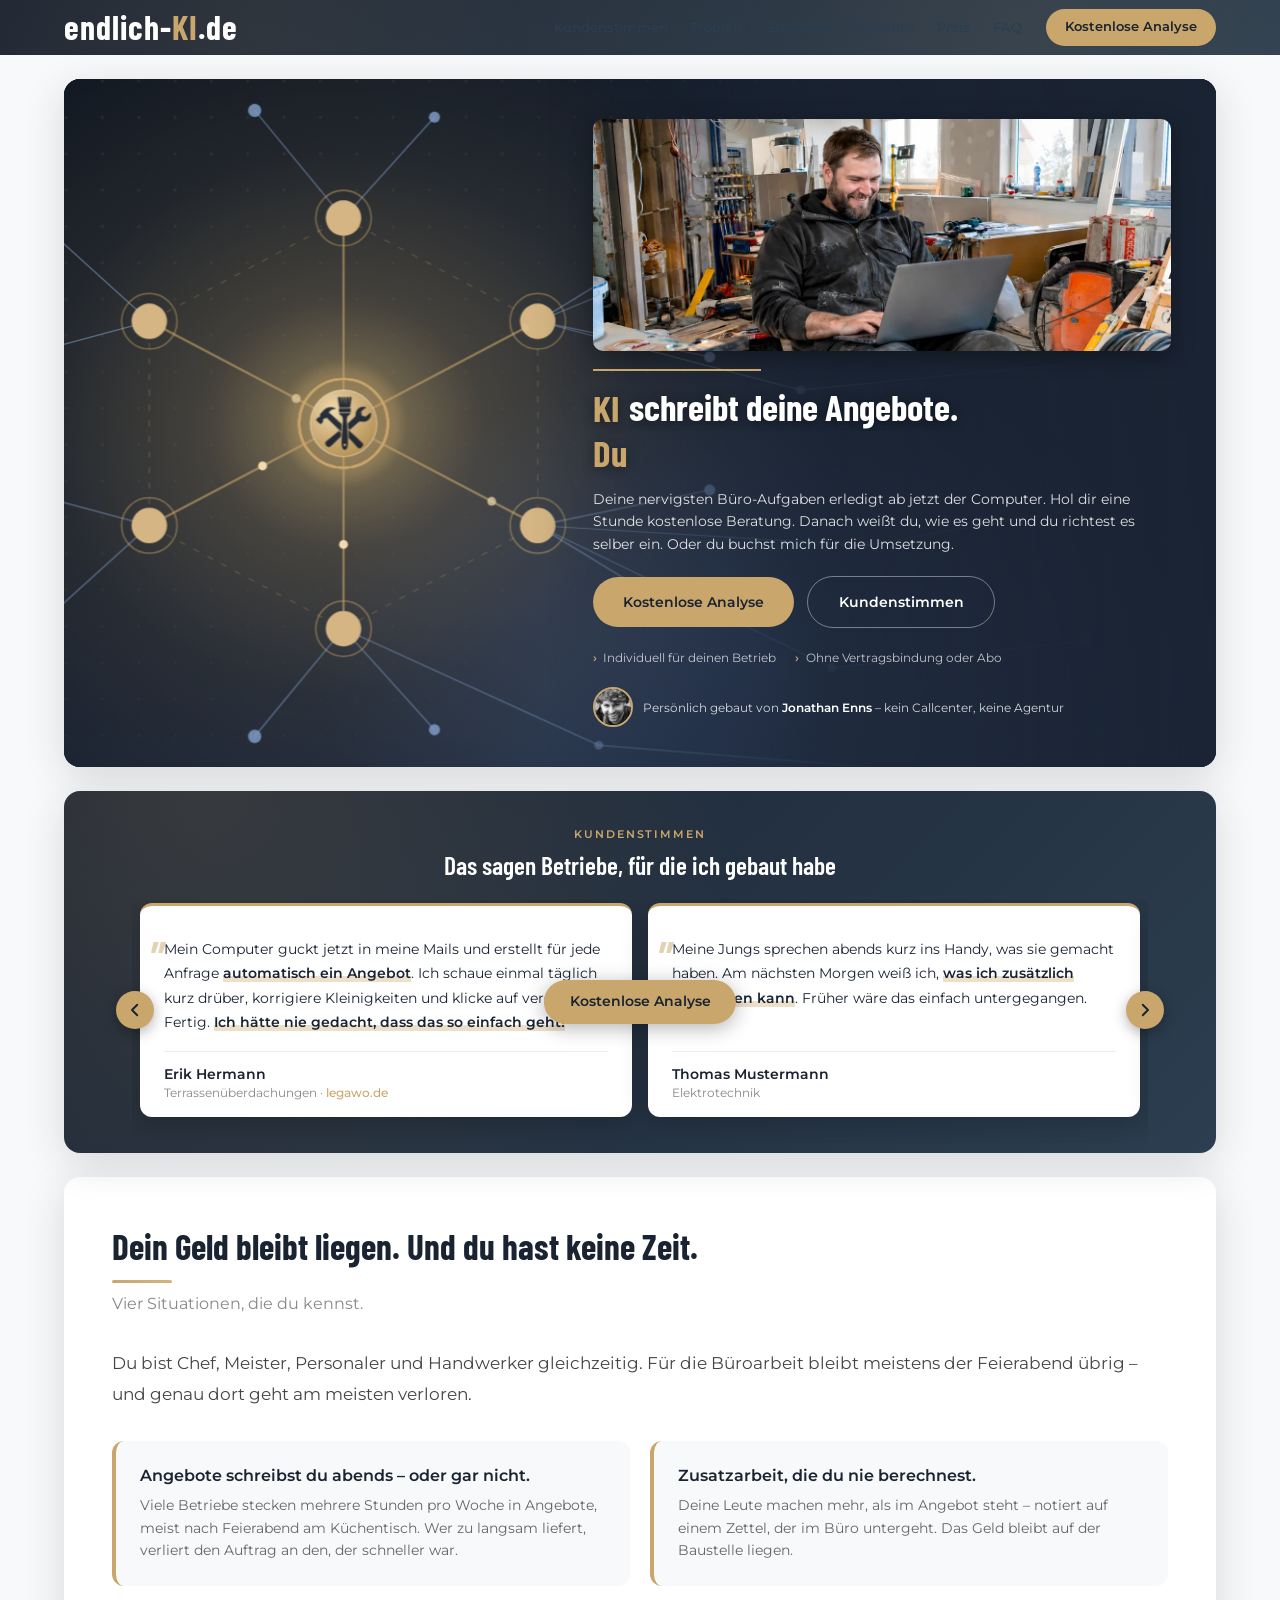
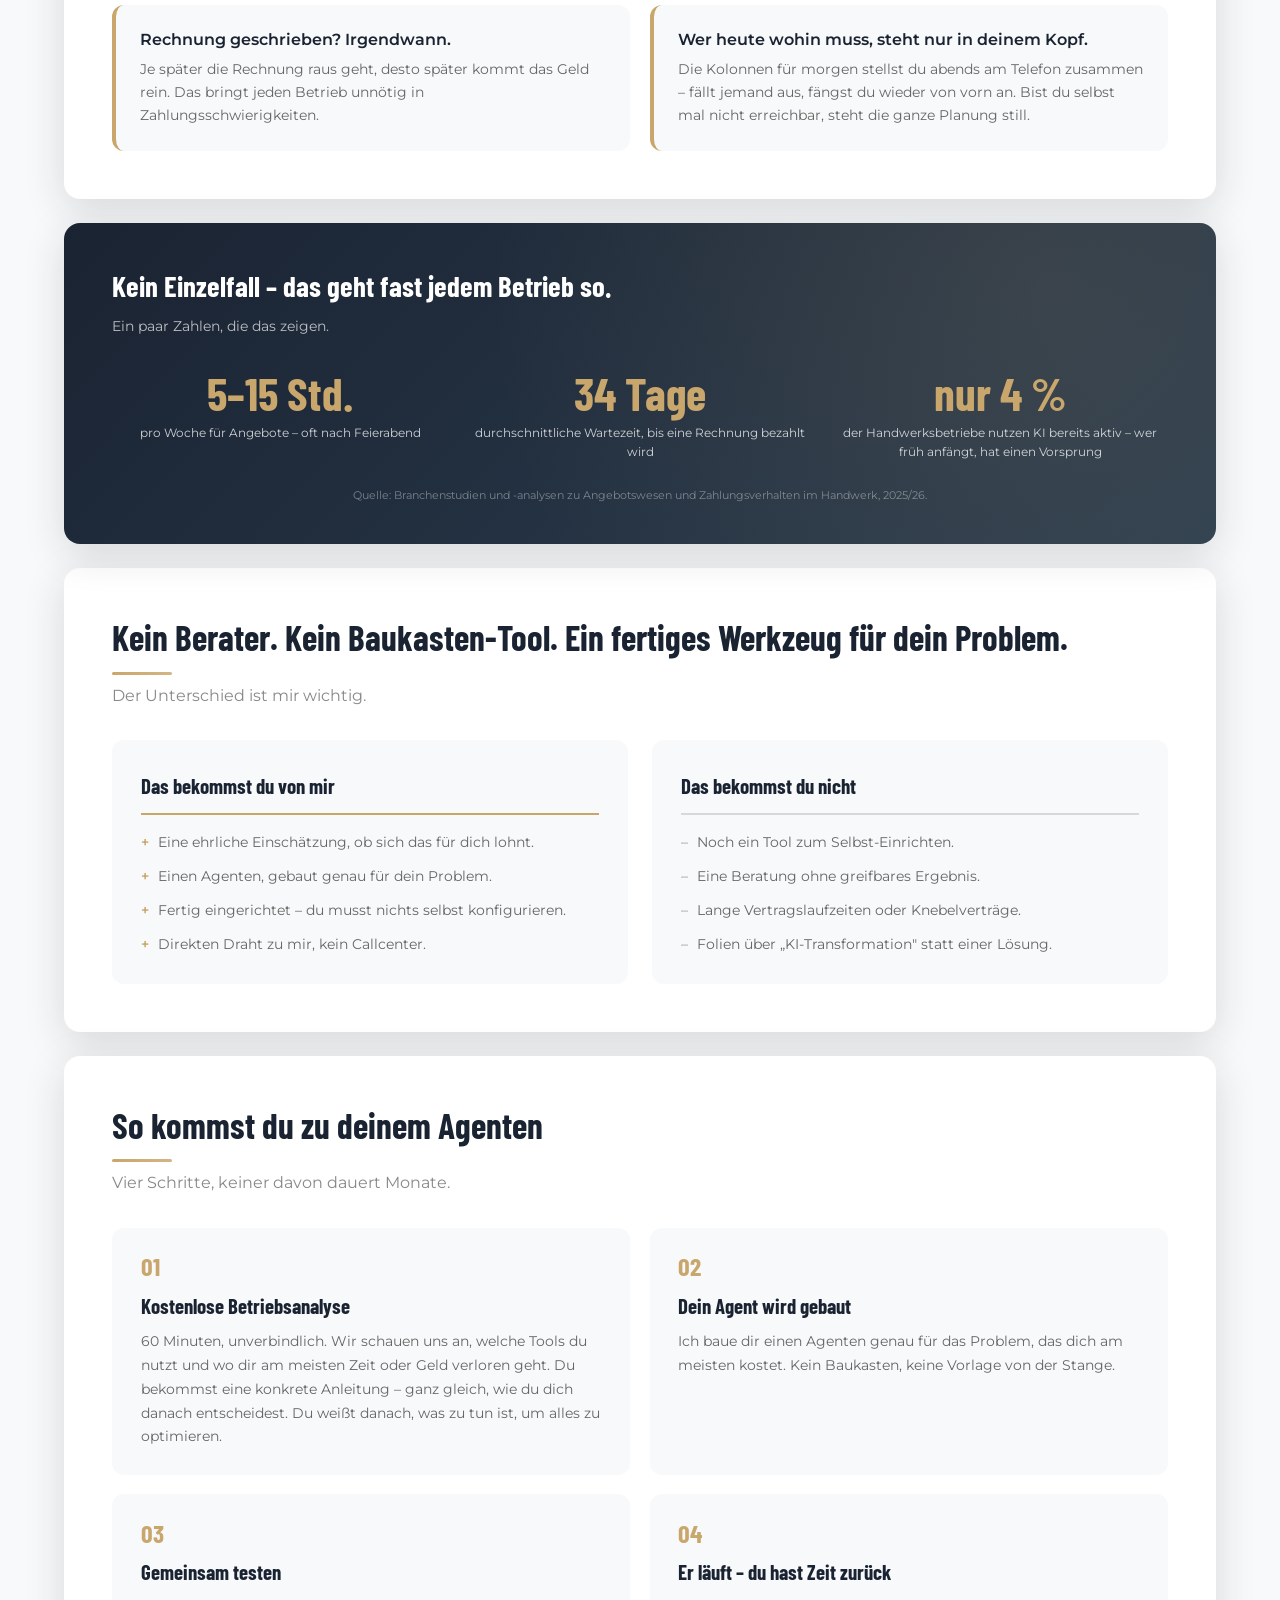
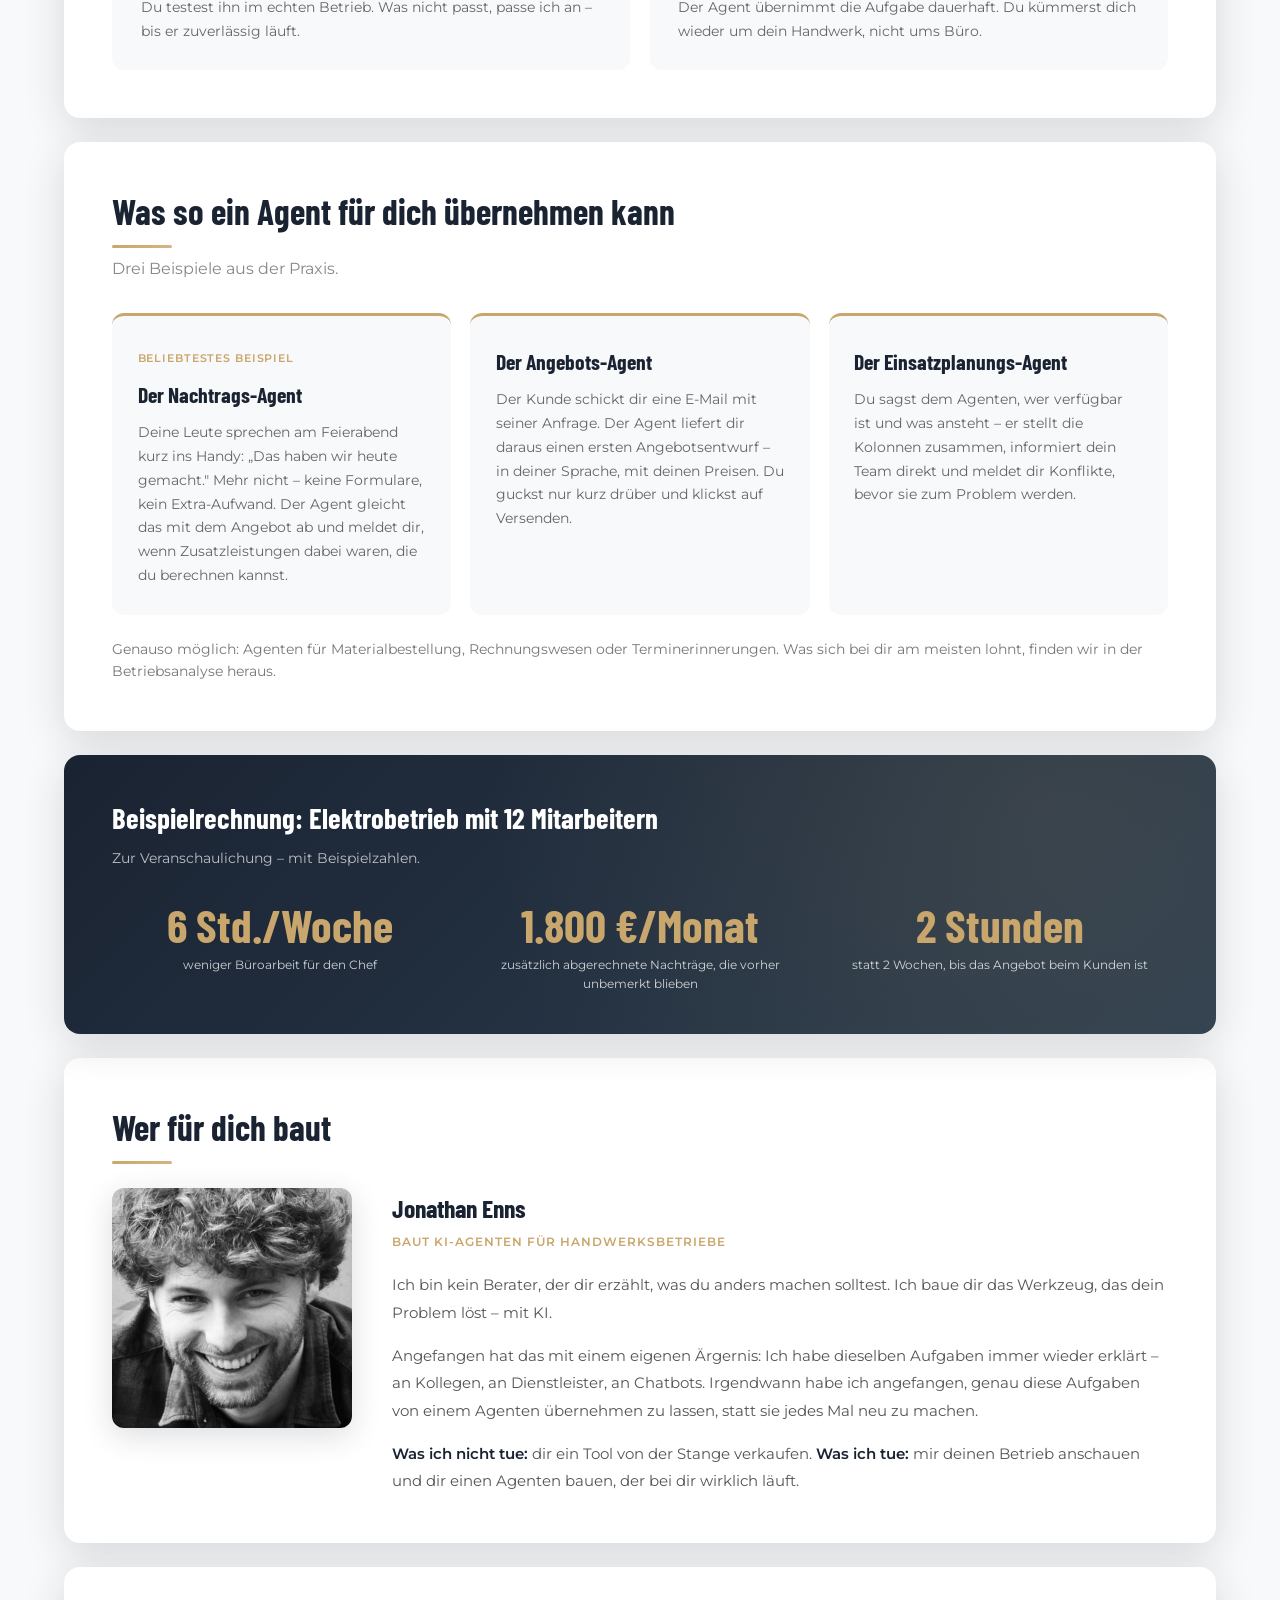
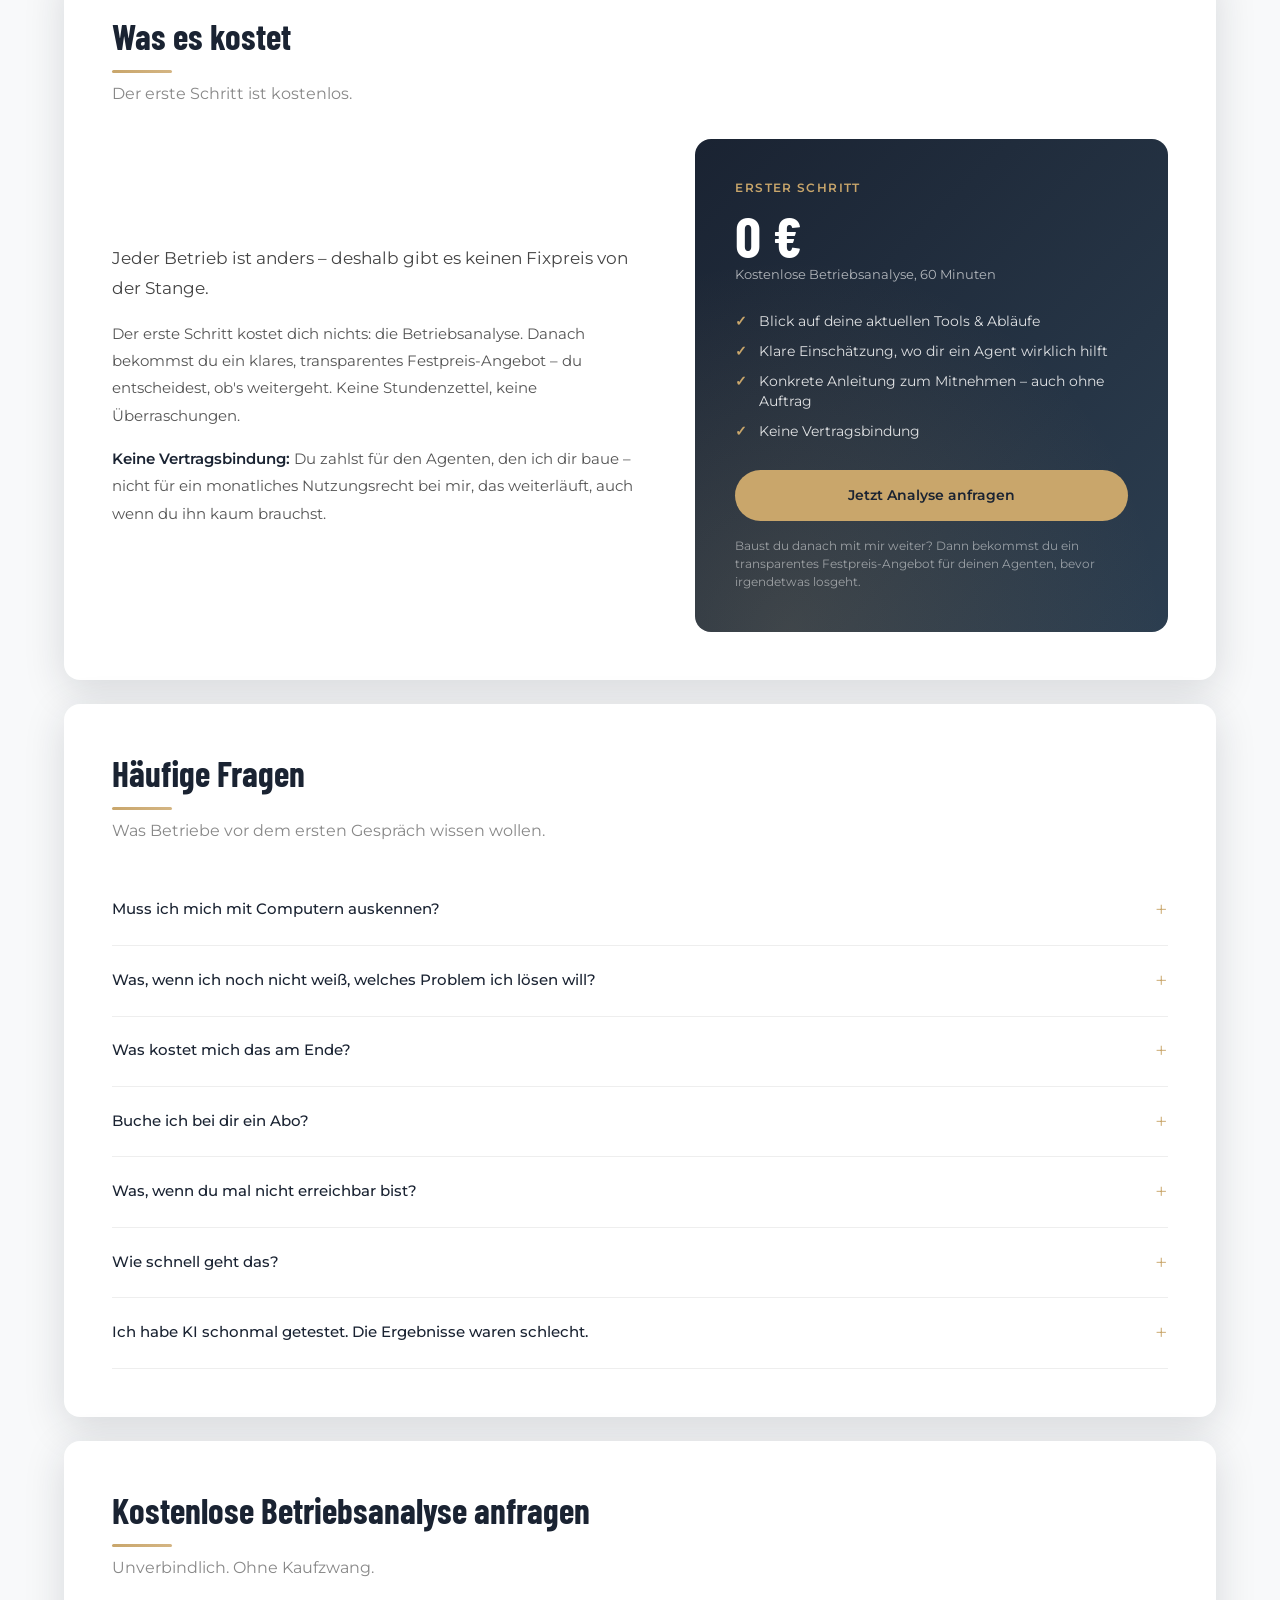
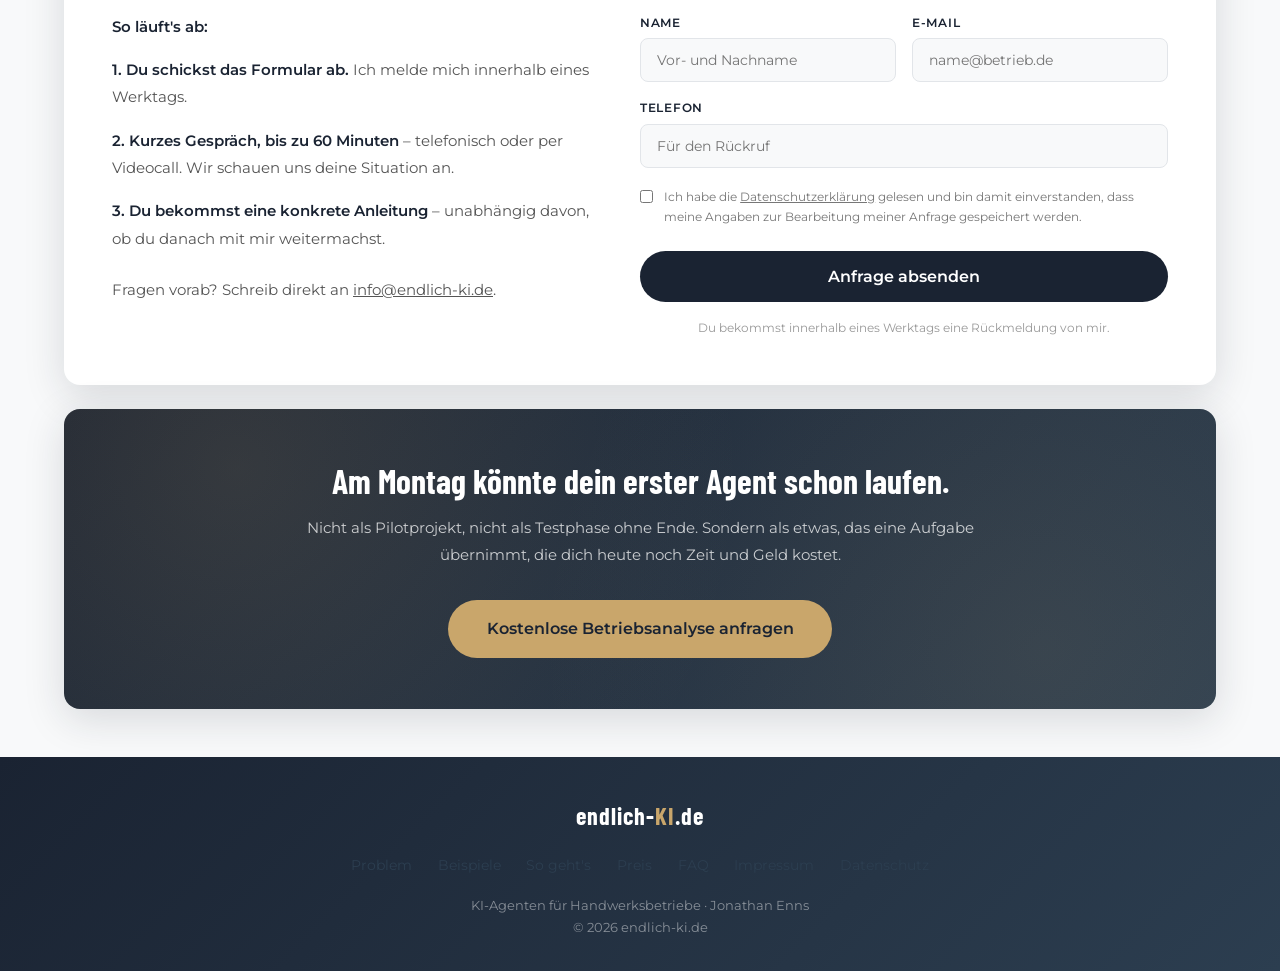
<file: index.html>
<!DOCTYPE html>
<html lang="de">
<head>
    <meta charset="UTF-8">
    <meta name="viewport" content="width=device-width, initial-scale=1.0">
    <title>KI-Agenten für dein Handwerk – Angebote, Nachträge & Büro entlasten | endlich-ki.de</title>
    <meta name="description" content="Individuelle KI-Agenten für Handwerksbetriebe: Angebote schreiben, Nachträge sichern, Kolonnen koordinieren. Kostenlose, unverbindliche Betriebsanalyse.">
    <link rel="canonical" href="https://endlich-ki.de/">
    <meta name="robots" content="noindex, nofollow">
    <meta property="og:type" content="website">
    <meta property="og:url" content="https://endlich-ki.de/">
    <meta property="og:title" content="KI-Agenten für dein Handwerk. Individuell gebaut, sofort einsatzbereit.">
    <meta property="og:description" content="Ich baue dir KI-Agenten, die deine Büroarbeit übernehmen – Angebote, Nachträge, Erreichbarkeit. Kostenlose Betriebsanalyse.">
    <meta property="og:image" content="https://endlich-ki.de/bilder/og-ki-netz.png">
    <meta property="og:image:width" content="1200">
    <meta property="og:image:height" content="630">
    <meta property="og:locale" content="de_DE">
    <meta property="og:site_name" content="endlich-ki.de">
    <meta name="twitter:card" content="summary_large_image">
    <meta name="twitter:image" content="https://endlich-ki.de/bilder/og-ki-netz.png">
    <link rel="icon" type="image/svg+xml" href="/favicon.svg">
    <link rel="stylesheet" href="fonts.css">
    <link rel="stylesheet" href="styles.css">
</head>
<body>

<header>
    <div class="header-inner">
        <a href="/" class="logo">endlich-<span class="logo-accent">ki</span>.de</a>
        <div class="header-right">
            <nav class="header-nav">
                <a href="#kundenstimmen">Kundenstimmen</a>
                <a href="#problem">Problem</a>
                <a href="#beispiele">Beispiele</a>
                <a href="#ablauf">So geht's</a>
                <a href="#preis">Preis</a>
                <a href="#faq">FAQ</a>
            </nav>
            <a href="#kontakt" class="header-cta">Kostenlose Analyse</a>
        </div>
    </div>
</header>

<div class="container">

    <!-- ============ HERO ============ -->
    <section class="hero">
        <!-- Die Grafik liegt inline statt als <img>, weil ein SVG im img-Tag
             abgeschottet ist und das Script keinen Zugriff auf seine Ebenen haette.
             Die Maus-Parallaxe sitzt unten im Script, haengt am window und
             verschiebt .hn-far und .hn-core gegenlaeufig. -->
        <div class="hero-art">
            <svg class="hero-svg" id="heroNet" viewBox="0 0 1280 720" preserveAspectRatio="xMidYMid slice"
                 role="img" aria-label="Illustration: dein Betrieb im Zentrum, umgeben von KI-Agenten, die für dich arbeiten.">
                <title>Dein Betrieb und seine Agenten</title>
                <defs>
                    <linearGradient id="hn-bg" x1="0" y1="0" x2="1" y2="1">
                        <stop offset="0%" stop-color="#0f1721"/>
                        <stop offset="50%" stop-color="#1a2332"/>
                        <stop offset="100%" stop-color="#243450"/>
                    </linearGradient>
                    <radialGradient id="hn-glow-gold" cx="0.5" cy="0.5" r="0.5">
                        <stop offset="0%" stop-color="#e0c078" stop-opacity="0.62"/>
                        <stop offset="28%" stop-color="#c9a66b" stop-opacity="0.26"/>
                        <stop offset="60%" stop-color="#c9a66b" stop-opacity="0.09"/>
                        <stop offset="100%" stop-color="#c9a66b" stop-opacity="0"/>
                    </radialGradient>
                    <radialGradient id="hn-glow-cool" cx="0.5" cy="0.5" r="0.5">
                        <stop offset="0%" stop-color="#6f95d6" stop-opacity="0.22"/>
                        <stop offset="100%" stop-color="#6f95d6" stop-opacity="0"/>
                    </radialGradient>
                    <radialGradient id="hn-hub" cx="0.35" cy="0.3" r="0.8">
                        <stop offset="0%" stop-color="#f0dcaf"/>
                        <stop offset="45%" stop-color="#d4b583"/>
                        <stop offset="100%" stop-color="#b08d4f"/>
                    </radialGradient>
                    <pattern id="hn-dots" width="38" height="38" patternUnits="userSpaceOnUse">
                        <circle cx="2" cy="2" r="1.6" fill="#c9a66b" opacity="0.16"/>
                    </pattern>
                    <linearGradient id="hn-fade-right" x1="0" y1="0" x2="1" y2="0">
                        <stop offset="0%" stop-color="#ffffff" stop-opacity="1"/>
                        <stop offset="42%" stop-color="#ffffff" stop-opacity="1"/>
                        <stop offset="68%" stop-color="#ffffff" stop-opacity="0.42"/>
                        <stop offset="100%" stop-color="#ffffff" stop-opacity="0.06"/>
                    </linearGradient>
                    <!-- Die Maskenflaechen reichen ueber das Bild hinaus, damit
                         verschobene Ebenen an den Raendern nicht abgeschnitten werden. -->
                    <mask id="hn-mask-fade"><rect x="-60" y="-60" width="1400" height="840" fill="url(#hn-fade-right)"/></mask>
                    <linearGradient id="hn-fade-grid" x1="0" y1="0" x2="0.9" y2="0.8">
                        <stop offset="0%" stop-color="#ffffff" stop-opacity="0.9"/>
                        <stop offset="100%" stop-color="#ffffff" stop-opacity="0"/>
                    </linearGradient>
                    <mask id="hn-mask-grid"><rect x="-60" y="-60" width="1400" height="840" fill="url(#hn-fade-grid)"/></mask>
                    <filter id="hn-soft" x="-50%" y="-50%" width="200%" height="200%">
                        <feGaussianBlur stdDeviation="5"/>
                    </filter>
                </defs>

                <!-- Grundflaeche, bleibt immer stehen -->
                <rect width="1280" height="720" fill="url(#hn-bg)"/>

                <!-- Hintergrundebene: driftet der Maus entgegen und erzeugt so die
                     Tiefenwirkung. Sie beruehrt kein anderes Element, daher gibt es
                     hier keine Nahtstellen, die aufreissen koennten. -->
                <g class="hn-back">
                    <rect x="-40" y="-40" width="1360" height="800" fill="url(#hn-dots)" mask="url(#hn-mask-grid)"/>
                </g>

                <!-- Der Lichtschein geht vom Kern aus und muss deshalb mit dem Netz
                     wandern, nicht dagegen. Etwas verzoegert, damit Licht traeger
                     wirkt als das Netz selbst. -->
                <g class="hn-glow">
                    <ellipse cx="330" cy="360" rx="520" ry="470" fill="url(#hn-glow-gold)"/>
                    <ellipse cx="760" cy="610" rx="460" ry="330" fill="url(#hn-glow-cool)"/>
                </g>

                <g mask="url(#hn-mask-fade)">
                 <g class="hn-net">
                  <g transform="translate(330,360) scale(1.16) translate(-330,-360)">

                  <!-- Jede blaue Linie haengt in einer Arm-Gruppe, die um ihren
                       Ankerpunkt im goldenen Knoten rotiert (data-a = Ankerkoordinate,
                       data-k = individueller Faktor gegen zu gleichfoermige Bewegung).
                       Weil der Anker selbst der Drehpunkt ist, loest sich die Linie
                       vom Knoten nie ab — egal wie gross der Ausschlag wird.
                       hn-arm-long bekommt einen kleineren Winkel, sonst wuerden die
                       weit auslaufenden Enden viel zu grosse Wege zuruecklegen. -->

                  <g class="hn-arm hn-arm-long" data-a="505,268" data-k="1">
                    <g class="hn-link-far" stroke-width="1.1" opacity="0.5">
                        <path d="M505,268 L790,150 L1010,196"/>
                        <path d="M505,268 L742,330 L1046,300"/>
                    </g>
                    <g class="hn-node-leaf" opacity="0.5">
                        <circle cx="790" cy="150" r="4"/><circle cx="1010" cy="196" r="3"/>
                        <circle cx="742" cy="330" r="4"/><circle cx="1046" cy="300" r="3"/>
                    </g>
                  </g>
                  <g class="hn-arm hn-arm-long" data-a="505,452" data-k="-0.85">
                    <g class="hn-link-far" stroke-width="1.1" opacity="0.5">
                        <path d="M505,452 L800,470 L1030,430"/>
                        <path d="M505,452 L770,580 L1000,556"/>
                    </g>
                    <g class="hn-node-leaf" opacity="0.5">
                        <circle cx="800" cy="470" r="4"/><circle cx="1030" cy="430" r="3"/>
                        <circle cx="770" cy="580" r="4"/><circle cx="1000" cy="556" r="3"/>
                    </g>
                  </g>
                  <g class="hn-arm hn-arm-long" data-a="330,545" data-k="0.9">
                    <g class="hn-link-far" stroke-width="1.1" opacity="0.5">
                        <path d="M330,545 L560,650 L880,676"/>
                    </g>
                    <g class="hn-node-leaf" opacity="0.5">
                        <circle cx="560" cy="650" r="4"/><circle cx="880" cy="676" r="3"/>
                    </g>
                  </g>

                  <g class="hn-arm" data-a="330,175" data-k="1.1">
                    <g class="hn-link-far" stroke-width="1.2" opacity="0.6">
                        <path d="M330,175 L250,78"/><path d="M330,175 L412,84"/>
                    </g>
                    <g class="hn-node-leaf" opacity="0.85">
                        <circle cx="250" cy="78" r="6" class="hn-twinkle"/>
                        <circle cx="412" cy="84" r="5" class="hn-twinkle hn-t3"/>
                    </g>
                  </g>
                  <g class="hn-arm" data-a="505,268" data-k="-0.9">
                    <g class="hn-link-far" stroke-width="1.2" opacity="0.6">
                        <path d="M505,268 L636,188"/><path d="M505,268 L660,300"/>
                    </g>
                    <g class="hn-node-leaf" opacity="0.85">
                        <circle cx="636" cy="188" r="6" class="hn-twinkle hn-t2"/>
                        <circle cx="660" cy="300" r="5" class="hn-twinkle hn-t4"/>
                    </g>
                  </g>
                  <g class="hn-arm" data-a="505,452" data-k="1.2">
                    <g class="hn-link-far" stroke-width="1.2" opacity="0.6">
                        <path d="M505,452 L660,420"/><path d="M505,452 L636,532"/>
                    </g>
                    <g class="hn-node-leaf" opacity="0.85">
                        <circle cx="660" cy="420" r="5" class="hn-twinkle hn-t2"/>
                        <circle cx="636" cy="532" r="6" class="hn-twinkle hn-t3"/>
                    </g>
                  </g>
                  <g class="hn-arm" data-a="330,545" data-k="-1.05">
                    <g class="hn-link-far" stroke-width="1.2" opacity="0.6">
                        <path d="M330,545 L250,642"/><path d="M330,545 L412,636"/>
                    </g>
                    <g class="hn-node-leaf" opacity="0.85">
                        <circle cx="250" cy="642" r="6" class="hn-twinkle hn-t4"/>
                        <circle cx="412" cy="636" r="5" class="hn-twinkle"/>
                    </g>
                  </g>
                  <g class="hn-arm" data-a="155,452" data-k="0.95">
                    <g class="hn-link-far" stroke-width="1.2" opacity="0.6">
                        <path d="M155,452 L58,540"/><path d="M155,452 L36,420"/>
                    </g>
                    <g class="hn-node-leaf" opacity="0.85">
                        <circle cx="58" cy="540" r="5" class="hn-twinkle hn-t3"/>
                        <circle cx="36" cy="420" r="6" class="hn-twinkle hn-t2"/>
                    </g>
                  </g>
                  <g class="hn-arm" data-a="155,268" data-k="-1.15">
                    <g class="hn-link-far" stroke-width="1.2" opacity="0.6">
                        <path d="M155,268 L36,300"/><path d="M155,268 L58,180"/>
                    </g>
                    <g class="hn-node-leaf" opacity="0.85">
                        <circle cx="36" cy="300" r="5" class="hn-twinkle hn-t4"/>
                        <circle cx="58" cy="180" r="6" class="hn-twinkle"/>
                    </g>
                  </g>

                  <!-- Kern: liegt ueber den Ankerpunkten und deckt sie ab -->
                  <g class="hn-core">
                    <g class="hn-link" stroke-width="1" opacity="0.3" stroke-dasharray="5 9">
                        <path d="M330,175 L505,268 L505,452 L330,545 L155,452 L155,268 Z"/>
                    </g>
                    <g class="hn-link" stroke-width="2" opacity="0.62">
                        <path d="M330,360 L330,175"/><path d="M330,360 L505,268"/>
                        <path d="M330,360 L505,452"/><path d="M330,360 L330,545"/>
                        <path d="M330,360 L155,452"/><path d="M330,360 L155,268"/>
                    </g>
                    <g class="hn-node-lead">
                        <circle cx="330" cy="175" r="16"/><circle cx="505" cy="268" r="16"/>
                        <circle cx="505" cy="452" r="16"/><circle cx="330" cy="545" r="16"/>
                        <circle cx="155" cy="452" r="16"/><circle cx="155" cy="268" r="16"/>
                    </g>
                    <g class="hn-ring" stroke-width="1.4" opacity="0.5">
                        <circle cx="330" cy="175" r="25"/><circle cx="505" cy="268" r="25"/>
                        <circle cx="505" cy="452" r="25"/><circle cx="330" cy="545" r="25"/>
                        <circle cx="155" cy="452" r="25"/><circle cx="155" cy="268" r="25"/>
                    </g>

                    <g class="hn-pulse">
                        <circle r="4">
                            <animateMotion dur="2.6s" repeatCount="indefinite" begin="0s" path="M330,360 L330,175"/>
                            <animate attributeName="opacity" values="0;1;1;0" dur="2.6s" repeatCount="indefinite" begin="0s"/>
                        </circle>
                        <circle r="4">
                            <animateMotion dur="2.6s" repeatCount="indefinite" begin="0.45s" path="M330,360 L505,268"/>
                            <animate attributeName="opacity" values="0;1;1;0" dur="2.6s" repeatCount="indefinite" begin="0.45s"/>
                        </circle>
                        <circle r="4">
                            <animateMotion dur="2.6s" repeatCount="indefinite" begin="0.9s" path="M330,360 L505,452"/>
                            <animate attributeName="opacity" values="0;1;1;0" dur="2.6s" repeatCount="indefinite" begin="0.9s"/>
                        </circle>
                        <circle r="4">
                            <animateMotion dur="2.6s" repeatCount="indefinite" begin="1.35s" path="M330,360 L330,545"/>
                            <animate attributeName="opacity" values="0;1;1;0" dur="2.6s" repeatCount="indefinite" begin="1.35s"/>
                        </circle>
                        <circle r="4">
                            <animateMotion dur="2.6s" repeatCount="indefinite" begin="1.8s" path="M330,360 L155,452"/>
                            <animate attributeName="opacity" values="0;1;1;0" dur="2.6s" repeatCount="indefinite" begin="1.8s"/>
                        </circle>
                        <circle r="4">
                            <animateMotion dur="2.6s" repeatCount="indefinite" begin="2.25s" path="M330,360 L155,268"/>
                            <animate attributeName="opacity" values="0;1;1;0" dur="2.6s" repeatCount="indefinite" begin="2.25s"/>
                        </circle>
                    </g>

                    <circle class="hn-ring hn-wave" cx="330" cy="360" r="40" stroke-width="2"/>
                    <circle class="hn-ring hn-wave hn-w2" cx="330" cy="360" r="40" stroke-width="2"/>
                    <circle class="hn-ring hn-wave hn-w3" cx="330" cy="360" r="40" stroke-width="2"/>

                    <g class="hn-breathe">
                        <circle cx="330" cy="360" r="52" fill="#c9a66b" opacity="0.28" filter="url(#hn-soft)"/>
                        <circle cx="330" cy="360" r="40" fill="none" stroke="#c9a66b" stroke-width="1.2" opacity="0.65"/>
                        <circle cx="330" cy="360" r="30" fill="url(#hn-hub)"/>
                        <circle cx="330" cy="360" r="30" fill="none" stroke="#f7ead0" stroke-width="1" opacity="0.55"/>
                        <!-- Werkzeug-Icon: Pinsel senkrecht, Hammer und Schraubenschluessel
                             diagonal gekreuzt, alle drei um den Hub-Mittelpunkt rotiert. -->
                        <image href="[data-uri]" x="305.16" y="336.09" width="49.68" height="47.82" preserveAspectRatio="xMidYMid meet"/>
                    </g>
                  </g>

                  </g>
                 </g>
                </g>
            </svg>
        </div>
        <div class="hero-overlay">
            <img class="hero-image" src="bilder/hero-handwerker-laptop.webp" alt="Handwerker sitzt lächelnd mit dem Laptop auf der Baustelle" width="1200" height="482">
            <div class="hero-eyebrow" aria-hidden="true"></div>
            <h1 class="hero-title">
                <span class="hero-title-row"><em>KI</em> <span class="hero-rotator" aria-hidden="true"><span class="hero-rotator-track">
                    <span class="hero-rotator-item">schreibt deine Angebote.</span>
                    <span class="hero-rotator-item">notiert Zusatzarbeiten.</span>
                    <span class="hero-rotator-item">macht die Einsatzplanung.</span>
                    <span class="hero-rotator-item">analysiert Skizzen.</span>
                    <span class="hero-rotator-item">berechnet Materialbedarf.</span>
                    <span class="hero-rotator-item">macht was du willst.</span>
                    <span class="hero-rotator-item">schreibt deine Angebote.</span>
                </span></span></span>
                <span class="sr-only">KI schreibt deine Angebote, notiert Zusatzarbeiten, macht die Einsatzplanung, analysiert Skizzen, berechnet Materialbedarf und macht was du willst.</span>
                <br><span class="hero-title-row"><em>Du</em> <span class="hero-rotator2" aria-hidden="true">
                    <span class="hero-rotator2-item">machst mehr Umsatz.</span>
                    <span class="hero-rotator2-item">hast mehr Zeit.</span>
                    <span class="hero-rotator2-item">hast früher Feierabend.</span>
                </span></span>
                <span class="sr-only">Du machst mehr Umsatz, hast mehr Zeit, hast früher Feierabend.</span>
            </h1>
            <p class="hero-sub">Deine nervigsten Büro-Aufgaben erledigt ab jetzt der Computer. Hol dir eine Stunde kostenlose Beratung. Danach weißt du, wie es geht und du richtest es selber ein. Oder du buchst mich für die Umsetzung.</p>
            <div class="hero-actions">
                <a href="#kontakt" class="btn">Kostenlose Analyse</a>
                <a href="#kundenstimmen" class="btn btn-ghost">Kundenstimmen</a>
            </div>
            <div class="hero-meta">
                <span>Individuell für deinen Betrieb</span>
                <span>Ohne Vertragsbindung oder Abo</span>
            </div>
            <div class="hero-trust">
                <img src="bilder/jonathan-enns-portrait.jpg" alt="Jonathan Enns" width="40" height="40" loading="lazy">
                <span>Persönlich gebaut von <strong>Jonathan Enns</strong> – kein Callcenter, keine Agentur</span>
            </div>
        </div>
    </section>

    <!-- ============ KUNDENSTIMMEN ============ -->
    <section class="voices-section" id="kundenstimmen">
        <div class="voices-head">
            <span class="voices-eyebrow">Kundenstimmen</span>
            <h2 class="voices-title">Das sagen Betriebe, für die ich gebaut habe</h2>
        </div>
        <div class="voice-carousel">
            <button type="button" class="voice-arrow voice-arrow-prev" id="voicePrev" aria-label="Vorherige Kundenstimme">
                <svg viewBox="0 0 24 24" width="18" height="18" aria-hidden="true"><path d="M15 5l-7 7 7 7" fill="none" stroke="currentColor" stroke-width="2.6" stroke-linecap="round" stroke-linejoin="round"/></svg>
            </button>
            <div class="voice-track" id="voiceTrack" role="region" aria-label="Kundenstimmen" tabindex="0">
                <figure class="voice-card voice-card-sm">
                    <span class="voice-mark" aria-hidden="true">„</span>
                    <blockquote>
                        <p>Mein Computer guckt jetzt in meine Mails und erstellt für jede Anfrage <strong>automatisch ein Angebot</strong>. Ich schaue einmal täglich kurz drüber, korrigiere Kleinigkeiten und klicke auf versenden. Fertig. <strong>Ich hätte nie gedacht, dass das so einfach geht!</strong></p>
                    </blockquote>
                    <figcaption class="voice-author">
                        <span class="voice-who">
                            <strong>Erik Hermann</strong>
                            <span>Terrassenüberdachungen · <a href="https://www.legawo.de" target="_blank" rel="noopener">legawo.de</a></span>
                        </span>
                    </figcaption>
                </figure>

                <!-- PLATZHALTER: die folgenden drei Stimmen sind erfunden, vor dem Livegang ersetzen oder entfernen -->
                <figure class="voice-card voice-card-sm">
                    <span class="voice-mark" aria-hidden="true">„</span>
                    <blockquote>
                        <p>Meine Jungs sprechen abends kurz ins Handy, was sie gemacht haben. Am nächsten Morgen weiß ich, <strong>was ich zusätzlich berechnen kann</strong>. Früher wäre das einfach untergegangen.</p>
                    </blockquote>
                    <figcaption class="voice-author">
                        <span class="voice-who">
                            <strong>Thomas Mustermann</strong>
                            <span>Elektrotechnik</span>
                        </span>
                    </figcaption>
                </figure>
                <figure class="voice-card voice-card-sm">
                    <span class="voice-mark" aria-hidden="true">„</span>
                    <blockquote>
                        <p>Die Einsatzplanung stand früher nur in meinem Kopf. Jetzt sagt mir der Agent, wer wo hinmuss, und <strong>informiert das Team selbst</strong>. Ich habe abends endlich wieder Ruhe.</p>
                    </blockquote>
                    <figcaption class="voice-author">
                        <span class="voice-who">
                            <strong>Sabine Beispiel</strong>
                            <span>Malerbetrieb</span>
                        </span>
                    </figcaption>
                </figure>
                <figure class="voice-card voice-card-sm">
                    <span class="voice-mark" aria-hidden="true">„</span>
                    <blockquote>
                        <p>Ich hatte null Lust, mich in ein neues Tool einzuarbeiten. Das musste ich auch nicht: <strong>Jonathan hat alles eingerichtet</strong>, ich nutze es einfach. Das hat mich überzeugt.</p>
                    </blockquote>
                    <figcaption class="voice-author">
                        <span class="voice-who">
                            <strong>Jens Platzhalter</strong>
                            <span>Heizung &amp; Sanitär</span>
                        </span>
                    </figcaption>
                </figure>
            </div>
            <button type="button" class="voice-arrow voice-arrow-next" id="voiceNext" aria-label="Nächste Kundenstimme">
                <svg viewBox="0 0 24 24" width="18" height="18" aria-hidden="true"><path d="M9 5l7 7-7 7" fill="none" stroke="currentColor" stroke-width="2.6" stroke-linecap="round" stroke-linejoin="round"/></svg>
            </button>
        </div>
    </section>

    <!-- ============ PROBLEM ============ -->
    <section class="content-section" id="problem">
        <h2 class="section-title">Dein Geld bleibt liegen. Und du hast keine Zeit.</h2>
        <p class="section-subtitle">Vier Situationen, die du kennst.</p>
        <div class="section-text">
            <p class="lead">Du bist Chef, Meister, Personaler und Handwerker gleichzeitig. Für die Büroarbeit bleibt meistens der Feierabend übrig – und genau dort geht am meisten verloren.</p>
        </div>

        <div class="pain-grid">
            <div class="pain-card">
                <h3>Angebote schreibst du abends – oder gar nicht.</h3>
                <p>Viele Betriebe stecken mehrere Stunden pro Woche in Angebote, meist nach Feierabend am Küchentisch. Wer zu langsam liefert, verliert den Auftrag an den, der schneller war.</p>
            </div>
            <div class="pain-card">
                <h3>Zusatzarbeit, die du nie berechnest.</h3>
                <p>Deine Leute machen mehr, als im Angebot steht – notiert auf einem Zettel, der im Büro untergeht. Das Geld bleibt auf der Baustelle liegen.</p>
            </div>
            <div class="pain-card">
                <h3>Rechnung geschrieben? Irgendwann.</h3>
                <p>Je später die Rechnung raus geht, desto später kommt das Geld rein. Das bringt jeden Betrieb unnötig in Zahlungsschwierigkeiten.</p>
            </div>
            <div class="pain-card">
                <h3>Wer heute wohin muss, steht nur in deinem Kopf.</h3>
                <p>Die Kolonnen für morgen stellst du abends am Telefon zusammen – fällt jemand aus, fängst du wieder von vorn an. Bist du selbst mal nicht erreichbar, steht die ganze Planung still.</p>
            </div>
        </div>
    </section>

    <!-- ============ ZAHLEN ============ -->
    <section class="stats-section">
        <h2 class="stats-title">Kein Einzelfall – das geht fast jedem Betrieb so.</h2>
        <p class="stats-lead">Ein paar Zahlen, die das zeigen.</p>
        <div class="stats-grid stats-grid-3">
            <div class="stat">
                <div class="stat-number">5–15 Std.</div>
                <div class="stat-label">pro Woche für Angebote – oft nach Feierabend</div>
            </div>
            <div class="stat">
                <div class="stat-number">34 Tage</div>
                <div class="stat-label">durchschnittliche Wartezeit, bis eine Rechnung bezahlt wird</div>
            </div>
            <div class="stat">
                <div class="stat-number">nur 4&nbsp;%</div>
                <div class="stat-label">der Handwerksbetriebe nutzen KI bereits aktiv – wer früh anfängt, hat einen Vorsprung</div>
            </div>
        </div>
        <p class="stats-source">Quelle: Branchenstudien und -analysen zu Angebotswesen und Zahlungsverhalten im Handwerk, 2025/26.</p>
    </section>

    <!-- ============ UNTERSCHIED ============ -->
    <section class="content-section" id="unterschied">
        <h2 class="section-title">Kein Berater. Kein Baukasten-Tool. Ein fertiges Werkzeug für dein Problem.</h2>
        <p class="section-subtitle">Der Unterschied ist mir wichtig.</p>
        <div class="fit-grid">
            <div class="fit-card">
                <h3>Das bekommst du von mir</h3>
                <ul>
                    <li>Eine ehrliche Einschätzung, ob sich das für dich lohnt.</li>
                    <li>Einen Agenten, gebaut genau für dein Problem.</li>
                    <li>Fertig eingerichtet – du musst nichts selbst konfigurieren.</li>
                    <li>Direkten Draht zu mir, kein Callcenter.</li>
                </ul>
            </div>
            <div class="fit-card negative">
                <h3>Das bekommst du nicht</h3>
                <ul>
                    <li>Noch ein Tool zum Selbst-Einrichten.</li>
                    <li>Eine Beratung ohne greifbares Ergebnis.</li>
                    <li>Lange Vertragslaufzeiten oder Knebelverträge.</li>
                    <li>Folien über „KI-Transformation" statt einer Lösung.</li>
                </ul>
            </div>
        </div>
    </section>

    <!-- ============ SO FUNKTIONIERT'S ============ -->
    <section class="content-section" id="ablauf">
        <h2 class="section-title">So kommst du zu deinem Agenten</h2>
        <p class="section-subtitle">Vier Schritte, keiner davon dauert Monate.</p>
        <div class="pillar-grid">
            <div class="pillar">
                <h3>Kostenlose Betriebsanalyse</h3>
                <p>60 Minuten, unverbindlich. Wir schauen uns an, welche Tools du nutzt und wo dir am meisten Zeit oder Geld verloren geht. Du bekommst eine konkrete Anleitung – ganz gleich, wie du dich danach entscheidest. Du weißt danach, was zu tun ist, um alles zu optimieren.</p>
            </div>
            <div class="pillar">
                <h3>Dein Agent wird gebaut</h3>
                <p>Ich baue dir einen Agenten genau für das Problem, das dich am meisten kostet. Kein Baukasten, keine Vorlage von der Stange.</p>
            </div>
            <div class="pillar">
                <h3>Gemeinsam testen</h3>
                <p>Du testest ihn im echten Betrieb. Was nicht passt, passe ich an – bis er zuverlässig läuft.</p>
            </div>
            <div class="pillar">
                <h3>Er läuft – du hast Zeit zurück</h3>
                <p>Der Agent übernimmt die Aufgabe dauerhaft. Du kümmerst dich wieder um dein Handwerk, nicht ums Büro.</p>
            </div>
        </div>
    </section>

    <!-- ============ BEISPIELE ============ -->
    <section class="content-section" id="beispiele">
        <h2 class="section-title">Was so ein Agent für dich übernehmen kann</h2>
        <p class="section-subtitle">Drei Beispiele aus der Praxis.</p>
        <div class="usecase-grid">
            <div class="usecase-card">
                <span class="usecase-tag">Beliebtestes Beispiel</span>
                <h3>Der Nachtrags-Agent</h3>
                <p>Deine Leute sprechen am Feierabend kurz ins Handy: „Das haben wir heute gemacht." Mehr nicht – keine Formulare, kein Extra-Aufwand. Der Agent gleicht das mit dem Angebot ab und meldet dir, wenn Zusatzleistungen dabei waren, die du berechnen kannst.</p>
            </div>
            <div class="usecase-card">
                <h3>Der Angebots-Agent</h3>
                <p>Der Kunde schickt dir eine E-Mail mit seiner Anfrage. Der Agent liefert dir daraus einen ersten Angebotsentwurf – in deiner Sprache, mit deinen Preisen. Du guckst nur kurz drüber und klickst auf Versenden.</p>
            </div>
            <div class="usecase-card">
                <h3>Der Einsatzplanungs-Agent</h3>
                <p>Du sagst dem Agenten, wer verfügbar ist und was ansteht – er stellt die Kolonnen zusammen, informiert dein Team direkt und meldet dir Konflikte, bevor sie zum Problem werden.</p>
            </div>
        </div>
        <p class="usecase-note">Genauso möglich: Agenten für Materialbestellung, Rechnungswesen oder Terminerinnerungen. Was sich bei dir am meisten lohnt, finden wir in der Betriebsanalyse heraus.</p>
    </section>

    <!-- ============ BEISPIELRECHNUNG ============ -->
    <section class="stats-section" id="beispielrechnung">
        <h2 class="stats-title">Beispielrechnung: Elektrobetrieb mit 12 Mitarbeitern</h2>
        <p class="stats-lead">Zur Veranschaulichung – mit Beispielzahlen.</p>
        <div class="stats-grid stats-grid-3">
            <div class="stat">
                <div class="stat-number">6 Std./Woche</div>
                <div class="stat-label">weniger Büroarbeit für den Chef</div>
            </div>
            <div class="stat">
                <div class="stat-number">1.800&nbsp;€/Monat</div>
                <div class="stat-label">zusätzlich abgerechnete Nachträge, die vorher unbemerkt blieben</div>
            </div>
            <div class="stat">
                <div class="stat-number">2 Stunden</div>
                <div class="stat-label">statt 2 Wochen, bis das Angebot beim Kunden ist</div>
            </div>
        </div>
    </section>

    <!-- ============ ÜBER MICH ============ -->
    <section class="content-section" id="ueber-mich">
        <h2 class="section-title">Wer für dich baut</h2>
        <div class="trainer-grid">
            <div class="trainer-photo">
                <img src="bilder/jonathan-enns-portrait.jpg" alt="Portrait von Jonathan Enns" width="720" height="720" loading="lazy">
            </div>
            <div>
                <div class="trainer-name">Jonathan Enns</div>
                <div class="trainer-role">Baut KI-Agenten für Handwerksbetriebe</div>
                <div class="section-text">
                    <p>Ich bin kein Berater, der dir erzählt, was du anders machen solltest. Ich baue dir das Werkzeug, das dein Problem löst – mit KI.</p>
                    <p>Angefangen hat das mit einem eigenen Ärgernis: Ich habe dieselben Aufgaben immer wieder erklärt – an Kollegen, an Dienstleister, an Chatbots. Irgendwann habe ich angefangen, genau diese Aufgaben von einem Agenten übernehmen zu lassen, statt sie jedes Mal neu zu machen.</p>
                    <p><strong>Was ich nicht tue:</strong> dir ein Tool von der Stange verkaufen. <strong>Was ich tue:</strong> mir deinen Betrieb anschauen und dir einen Agenten bauen, der bei dir wirklich läuft.</p>
                </div>
            </div>
        </div>
    </section>

    <!-- ============ PREIS ============ -->
    <section class="content-section" id="preis">
        <h2 class="section-title">Was es kostet</h2>
        <p class="section-subtitle">Der erste Schritt ist kostenlos.</p>
        <div class="price-wrap">
            <div class="section-text">
                <p class="lead">Jeder Betrieb ist anders – deshalb gibt es keinen Fixpreis von der Stange.</p>
                <p>Der erste Schritt kostet dich nichts: die Betriebsanalyse. Danach bekommst du ein klares, transparentes Festpreis-Angebot – du entscheidest, ob's weitergeht. Keine Stundenzettel, keine Überraschungen.</p>
                <p><strong>Keine Vertragsbindung:</strong> Du zahlst für den Agenten, den ich dir baue – nicht für ein monatliches Nutzungsrecht bei mir, das weiterläuft, auch wenn du ihn kaum brauchst.</p>
            </div>
            <div class="price-card">
                <div class="price-label">Erster Schritt</div>
                <div class="price-amount">0 €</div>
                <div class="price-unit">Kostenlose Betriebsanalyse, 60 Minuten</div>
                <ul class="price-includes">
                    <li>Blick auf deine aktuellen Tools &amp; Abläufe</li>
                    <li>Klare Einschätzung, wo dir ein Agent wirklich hilft</li>
                    <li>Konkrete Anleitung zum Mitnehmen – auch ohne Auftrag</li>
                    <li>Keine Vertragsbindung</li>
                </ul>
                <a href="#kontakt" class="btn btn-block">Jetzt Analyse anfragen</a>
                <p class="price-note">Baust du danach mit mir weiter? Dann bekommst du ein transparentes Festpreis-Angebot für deinen Agenten, bevor irgendetwas losgeht.</p>
            </div>
        </div>
    </section>

    <!-- ============ FAQ ============ -->
    <section class="content-section" id="faq">
        <h2 class="section-title">Häufige Fragen</h2>
        <p class="section-subtitle">Was Betriebe vor dem ersten Gespräch wissen wollen.</p>
        <div class="faq">
            <details>
                <summary>Muss ich mich mit Computern auskennen?</summary>
                <div class="faq-answer">Nein. Du musst nichts einrichten oder konfigurieren – das mache ich. Am Ende nutzt du den Agenten so einfach wie eine Sprachnachricht oder einen Chat.</div>
            </details>
            <details>
                <summary>Was, wenn ich noch nicht weiß, welches Problem ich lösen will?</summary>
                <div class="faq-answer">Das ist der Normalfall. Genau dafür ist die kostenlose Betriebsanalyse da – wir finden gemeinsam heraus, wo bei dir am meisten hängen bleibt.</div>
            </details>
            <details>
                <summary>Was kostet mich das am Ende?</summary>
                <div class="faq-answer">Das hängt vom Betrieb ab – deshalb gibt's keinen Katalogpreis. Nach der kostenlosen Analyse bekommst du ein klares Festpreis-Angebot, bevor irgendwas losgeht. Keine versteckten Kosten, keine bösen Überraschungen.</div>
            </details>
            <details>
                <summary>Buche ich bei dir ein Abo?</summary>
                <div class="faq-answer">Jein! 😄 Bei mir zahlst du einmalig für den Agenten, den ich dir baue – kein monatliches Nutzungsrecht an mich. Was du brauchst, um den Agenten laufen zu lassen, sind ein Claude-Zugang (ca. 20 €/Monat, direkt bei Anthropic) und meist ein kleiner Server (ca. 10 €/Monat). Das sind reine Betriebskosten, die an die Anbieter gehen, nicht an mich – und mit einem Claude-Zugang kannst du beliebig viele Agenten betreiben, nicht nur einen.</div>
            </details>
            <details>
                <summary>Was, wenn du mal nicht erreichbar bist?</summary>
                <div class="faq-answer">Du bekommst eine saubere Dokumentation zu deinem Agenten, keine Blackbox. Damit bist du nicht von mir abhängig, falls ich mal im Urlaub bin.</div>
            </details>
            <details>
                <summary>Wie schnell geht das?</summary>
                <div class="faq-answer">Ein Termin für die Betriebsanalyse ist in der Regel innerhalb weniger Stunden vereinbart. Der Bau deines Agenten dauert anschließend meist ein bis zwei Werktage, abhängig davon, wann es mein Kalender erlaubt.</div>
            </details>
            <details>
                <summary>Ich habe KI schonmal getestet. Die Ergebnisse waren schlecht.</summary>
                <div class="faq-answer">Man muss KI richtig in dein System einbinden und ihr den nötigen Kontext geben. Dann kann sie die Aufgaben richtig umsetzen. Wie das geht, erkläre ich dir.</div>
            </details>
        </div>
    </section>

    <!-- ============ KONTAKT ============ -->
    <section class="signup-section" id="kontakt">
        <h2 class="section-title">Kostenlose Betriebsanalyse anfragen</h2>
        <p class="section-subtitle">Unverbindlich. Ohne Kaufzwang.</p>
        <div class="signup-grid">
            <div class="section-text">
                <p><strong>So läuft's ab:</strong></p>
                <p><strong>1. Du schickst das Formular ab.</strong> Ich melde mich innerhalb eines Werktags.</p>
                <p><strong>2. Kurzes Gespräch, bis zu 60 Minuten</strong> – telefonisch oder per Videocall. Wir schauen uns deine Situation an.</p>
                <p><strong>3. Du bekommst eine konkrete Anleitung</strong> – unabhängig davon, ob du danach mit mir weitermachst.</p>
                <p class="signup-note">Fragen vorab? Schreib direkt an <a href="mailto:info@endlich-ki.de">info@endlich-ki.de</a>.</p>
            </div>

            <div>
                <form id="signupForm">
                    <div style="position:absolute;left:-9999px;top:-9999px;" aria-hidden="true">
                        <input type="text" name="website" id="website" tabindex="-1" autocomplete="off">
                    </div>
                    <div class="form-row">
                        <div class="form-field">
                            <label for="name">Name</label>
                            <input type="text" id="name" name="name" autocomplete="name" placeholder="Vor- und Nachname" required>
                        </div>
                        <div class="form-field">
                            <label for="email">E-Mail</label>
                            <input type="email" id="email" name="email" autocomplete="email" placeholder="name@betrieb.de" required>
                        </div>
                    </div>
                    <div class="form-field">
                        <label for="telefon">Telefon</label>
                        <input type="tel" id="telefon" name="telefon" autocomplete="tel" placeholder="Für den Rückruf" required>
                    </div>
                    <div class="form-consent">
                        <input type="checkbox" id="consent" name="consent" required>
                        <label for="consent">Ich habe die <a href="/datenschutz.html">Datenschutzerklärung</a> gelesen und bin damit einverstanden, dass meine Angaben zur Bearbeitung meiner Anfrage gespeichert werden.</label>
                    </div>
                    <button type="submit" class="btn btn-dark btn-block btn-lg">Anfrage absenden</button>
                    <p class="form-hint" id="formHint">Du bekommst innerhalb eines Werktags eine Rückmeldung von mir.</p>
                </form>
            </div>
        </div>
    </section>

    <!-- ============ SCHLUSS-CTA ============ -->
    <section class="final-cta">
        <h2>Am Montag könnte dein erster Agent schon laufen.</h2>
        <p>Nicht als Pilotprojekt, nicht als Testphase ohne Ende. Sondern als etwas, das eine Aufgabe übernimmt, die dich heute noch Zeit und Geld kostet.</p>
        <a href="#kontakt" class="btn btn-lg">Kostenlose Betriebsanalyse anfragen</a>
    </section>

</div>

<footer class="site-footer">
    <div class="footer-inner">
        <div class="footer-logo">endlich-<span class="footer-logo-accent">ki</span>.de</div>
        <nav class="footer-nav">
            <a href="#problem">Problem</a>
            <a href="#beispiele">Beispiele</a>
            <a href="#ablauf">So geht's</a>
            <a href="#preis">Preis</a>
            <a href="#faq">FAQ</a>
            <a href="/impressum.html">Impressum</a>
            <a href="/datenschutz.html">Datenschutz</a>
        </nav>
        <p class="footer-text">KI-Agenten für Handwerksbetriebe &middot; Jonathan Enns<br>&copy; 2026 endlich-ki.de</p>
    </div>
</footer>

<div class="sticky-cta" id="stickyCta">
    <a href="#kontakt" class="btn">Kostenlose Analyse</a>
</div>

<div class="modal-overlay" id="successModal" hidden>
    <div class="modal-box" role="dialog" aria-modal="true" aria-labelledby="successModalTitle">
        <div class="modal-check" aria-hidden="true">&#10003;</div>
        <h3 id="successModalTitle">Vielen Dank!</h3>
        <p>Deine Nachricht ist angekommen. Wir haben dir eine Bestätigung per E-Mail geschickt.</p>
        <button type="button" class="btn btn-dark" id="modalCloseBtn">Schließen</button>
    </div>
</div>

<script>
// Maus-Bewegung der Hero-Grafik. Drei ineinandergreifende Bewegungen:
//   1. Das gesamte Netz driftet der Maus nach.
//   2. Der Hintergrund driftet entgegengesetzt und erzeugt so Tiefe.
//   3. Jeder blaue Arm rotiert um seinen Ankerpunkt im goldenen Knoten.
// Weil der Anker der Drehpunkt ist, bleibt jede Linie fest mit ihrem Knoten
// verbunden — deshalb darf der Ausschlag hier deutlich groesser sein, als es
// bei einer reinen Verschiebung moeglich waere.
(function () {
    var svg  = document.getElementById('heroNet');
    var hero = document.querySelector('.hero');
    if (!svg || !hero) return;

    var net  = svg.querySelector('.hn-net');
    var back = svg.querySelector('.hn-back');
    var glow = svg.querySelector('.hn-glow');
    if (!net || !back || !glow) return;

    var arms = Array.prototype.map.call(svg.querySelectorAll('.hn-arm'), function (el) {
        var a = (el.getAttribute('data-a') || '0,0').split(',');
        return {
            el: el,
            ax: +a[0],
            ay: +a[1],
            k: parseFloat(el.getAttribute('data-k')) || 1,
            long: /(^|\s)hn-arm-long(\s|$)/.test(el.getAttribute('class') || '')
        };
    });
    if (!arms.length) return;

    // Kein Effekt ohne echten Zeiger (Touch) und nicht bei reduzierter Bewegung.
    if (!window.matchMedia('(hover: hover) and (pointer: fine)').matches) return;
    if (window.matchMedia('(prefers-reduced-motion: reduce)').matches) return;

    var NET_X = 20,  NET_Y = 13;    // Drift des Netzes in SVG-Einheiten
    var BACK_X = -9, BACK_Y = -6;   // Gegendrift des Punktrasters
    var GLOW = 0.65;                // Lichtschein folgt dem Netz, aber traeger
    var LEAF_DEG_X = 6.5, LEAF_DEG_Y = 4;   // Drehung der kurzen Arme in Grad
    var LONG_DEG_X = 1.5, LONG_DEG_Y = 0.9; // ... der weit auslaufenden Arme
    var EASE = 0.08;                // je kleiner, desto traeger das Nachziehen

    var targetX = 0, targetY = 0;   // -1 .. 1
    var curX = 0, curY = 0;
    var raf = null;

    function apply() {
        net.setAttribute('transform',
            'translate(' + (curX * NET_X).toFixed(2) + ',' + (curY * NET_Y).toFixed(2) + ')');
        back.setAttribute('transform',
            'translate(' + (curX * BACK_X).toFixed(2) + ',' + (curY * BACK_Y).toFixed(2) + ')');
        glow.setAttribute('transform',
            'translate(' + (curX * NET_X * GLOW).toFixed(2) + ',' + (curY * NET_Y * GLOW).toFixed(2) + ')');

        for (var i = 0; i < arms.length; i++) {
            var a = arms[i];
            var dx = a.long ? LONG_DEG_X : LEAF_DEG_X;
            var dy = a.long ? LONG_DEG_Y : LEAF_DEG_Y;
            var deg = (curX * dx + curY * dy) * a.k;
            a.el.setAttribute('transform',
                'rotate(' + deg.toFixed(3) + ',' + a.ax + ',' + a.ay + ')');
        }
    }

    function tick() {
        curX += (targetX - curX) * EASE;
        curY += (targetY - curY) * EASE;
        apply();
        if (Math.abs(targetX - curX) > 0.002 || Math.abs(targetY - curY) > 0.002) {
            raf = requestAnimationFrame(tick);
        } else {
            curX = targetX; curY = targetY;
            apply();
            raf = null;
        }
    }

    function start() { if (raf === null) raf = requestAnimationFrame(tick); }

    // Bezugspunkt ist die Mitte der Hero-Grafik, der Ausschlag wird auf das halbe
    // Fenster skaliert: ueber der Bildmitte ist die Ruhelage, am Bildschirmrand
    // der volle Anschlag. So zaehlt die Maus auf der ganzen Seite, nicht nur
    // innerhalb der Box.
    var lastX = null, lastY = null;

    function update() {
        if (lastX === null) return;
        var r = hero.getBoundingClientRect();
        var cx = r.left + r.width  / 2;
        var cy = r.top  + r.height / 2;
        var hw = Math.max(1, window.innerWidth  / 2);
        var hh = Math.max(1, window.innerHeight / 2);
        targetX = Math.max(-1, Math.min(1, (lastX - cx) / hw));
        targetY = Math.max(-1, Math.min(1, (lastY - cy) / hh));
        start();
    }

    window.addEventListener('pointermove', function (e) {
        if (e.pointerType !== 'mouse') return;
        lastX = e.clientX; lastY = e.clientY;
        update();
    }, { passive: true });

    // Beim Scrollen wandert die Grafik unter der ruhenden Maus hindurch.
    window.addEventListener('scroll', update, { passive: true });
    window.addEventListener('resize', update);

    // Zurueck in die Ruhelage, sobald die Maus das Fenster verlaesst.
    document.addEventListener('pointerleave', function (e) {
        if (e.pointerType && e.pointerType !== 'mouse') return;
        lastX = null; lastY = null;
        targetX = 0; targetY = 0;
        start();
    }, { passive: true });
})();

// Sticky-CTA einblenden, sobald der Hero aus dem Blickfeld ist
(function () {
    var sticky = document.getElementById('stickyCta');
    var hero = document.querySelector('.hero');
    var kontakt = document.getElementById('kontakt');
    if (!sticky || !hero) return;

    function update() {
        var heroGone = hero.getBoundingClientRect().bottom < 0;
        var atForm = kontakt && kontakt.getBoundingClientRect().top < window.innerHeight * 0.8;
        sticky.classList.toggle('visible', heroGone && !atForm);
    }
    window.addEventListener('scroll', update, { passive: true });
    window.addEventListener('resize', update);
    update();
})();

(function () {
    var form = document.getElementById('signupForm');
    var hint = document.getElementById('formHint');
    var hintDefault = hint.textContent;
    var submitBtn = form.querySelector('button[type="submit"]');
    var submitBtnDefault = submitBtn.textContent;
    var modal = document.getElementById('successModal');
    var modalCloseBtn = document.getElementById('modalCloseBtn');

    function openModal() {
        modal.hidden = false;
        modalCloseBtn.focus();
    }
    function closeModal() {
        modal.hidden = true;
    }
    modalCloseBtn.addEventListener('click', closeModal);
    modal.addEventListener('click', function (e) {
        if (e.target === modal) closeModal();
    });
    document.addEventListener('keydown', function (e) {
        if (e.key === 'Escape' && !modal.hidden) closeModal();
    });

    form.addEventListener('submit', function (e) {
        e.preventDefault();

        submitBtn.disabled = true;
        submitBtn.textContent = 'Wird gesendet …';
        hint.textContent = hintDefault;
        hint.style.color = '';
        hint.style.fontWeight = '';

        var xhr = new XMLHttpRequest();
        xhr.open('POST', 'send-signup.php');
        xhr.onload = function () {
            submitBtn.disabled = false;
            submitBtn.textContent = submitBtnDefault;
            var result = null;
            try { result = JSON.parse(xhr.responseText); } catch (err) {}

            if (result && result.success) {
                form.reset();
                openModal();
            } else {
                hint.textContent = (result && result.error) || 'Beim Senden ist ein Fehler aufgetreten. Bitte versuche es erneut oder schreib an info@endlich-ki.de.';
                hint.style.color = '#c0392b';
                hint.style.fontWeight = '600';
            }
        };
        xhr.onerror = function () {
            submitBtn.disabled = false;
            submitBtn.textContent = submitBtnDefault;
            hint.textContent = 'Beim Senden ist ein Fehler aufgetreten. Bitte versuche es erneut oder schreib an info@endlich-ki.de.';
            hint.style.color = '#c0392b';
            hint.style.fontWeight = '600';
        };
        xhr.send(new FormData(form));
    });
})();

// Kundenstimmen-Karussell: Pfeile scrollen den Track um eine Karte weiter,
// am Ende springt "weiter" zurueck an den Anfang und "zurueck" ans Ende.
(function () {
    var track = document.getElementById('voiceTrack');
    var prev  = document.getElementById('voicePrev');
    var next  = document.getElementById('voiceNext');
    if (!track || !prev || !next || track.children.length < 2) return;
    var reduce = window.matchMedia('(prefers-reduced-motion: reduce)').matches;
    function go(dir) {
        var step = track.children[1].offsetLeft - track.children[0].offsetLeft;
        var max  = track.scrollWidth - track.clientWidth;
        var x    = track.scrollLeft;
        var target;
        if (dir > 0) target = x >= max - 4 ? 0 : Math.min(x + step, max);
        else         target = x <= 4 ? max : Math.max(x - step, 0);
        track.scrollTo({ left: target, behavior: reduce ? 'auto' : 'smooth' });
    }
    prev.addEventListener('click', function () { go(-1); });
    next.addEventListener('click', function () { go(1); });
    track.addEventListener('keydown', function (e) {
        if (e.key === 'ArrowLeft')  { e.preventDefault(); go(-1); }
        if (e.key === 'ArrowRight') { e.preventDefault(); go(1); }
    });
})();
</script>

</body>
</html>
</file>
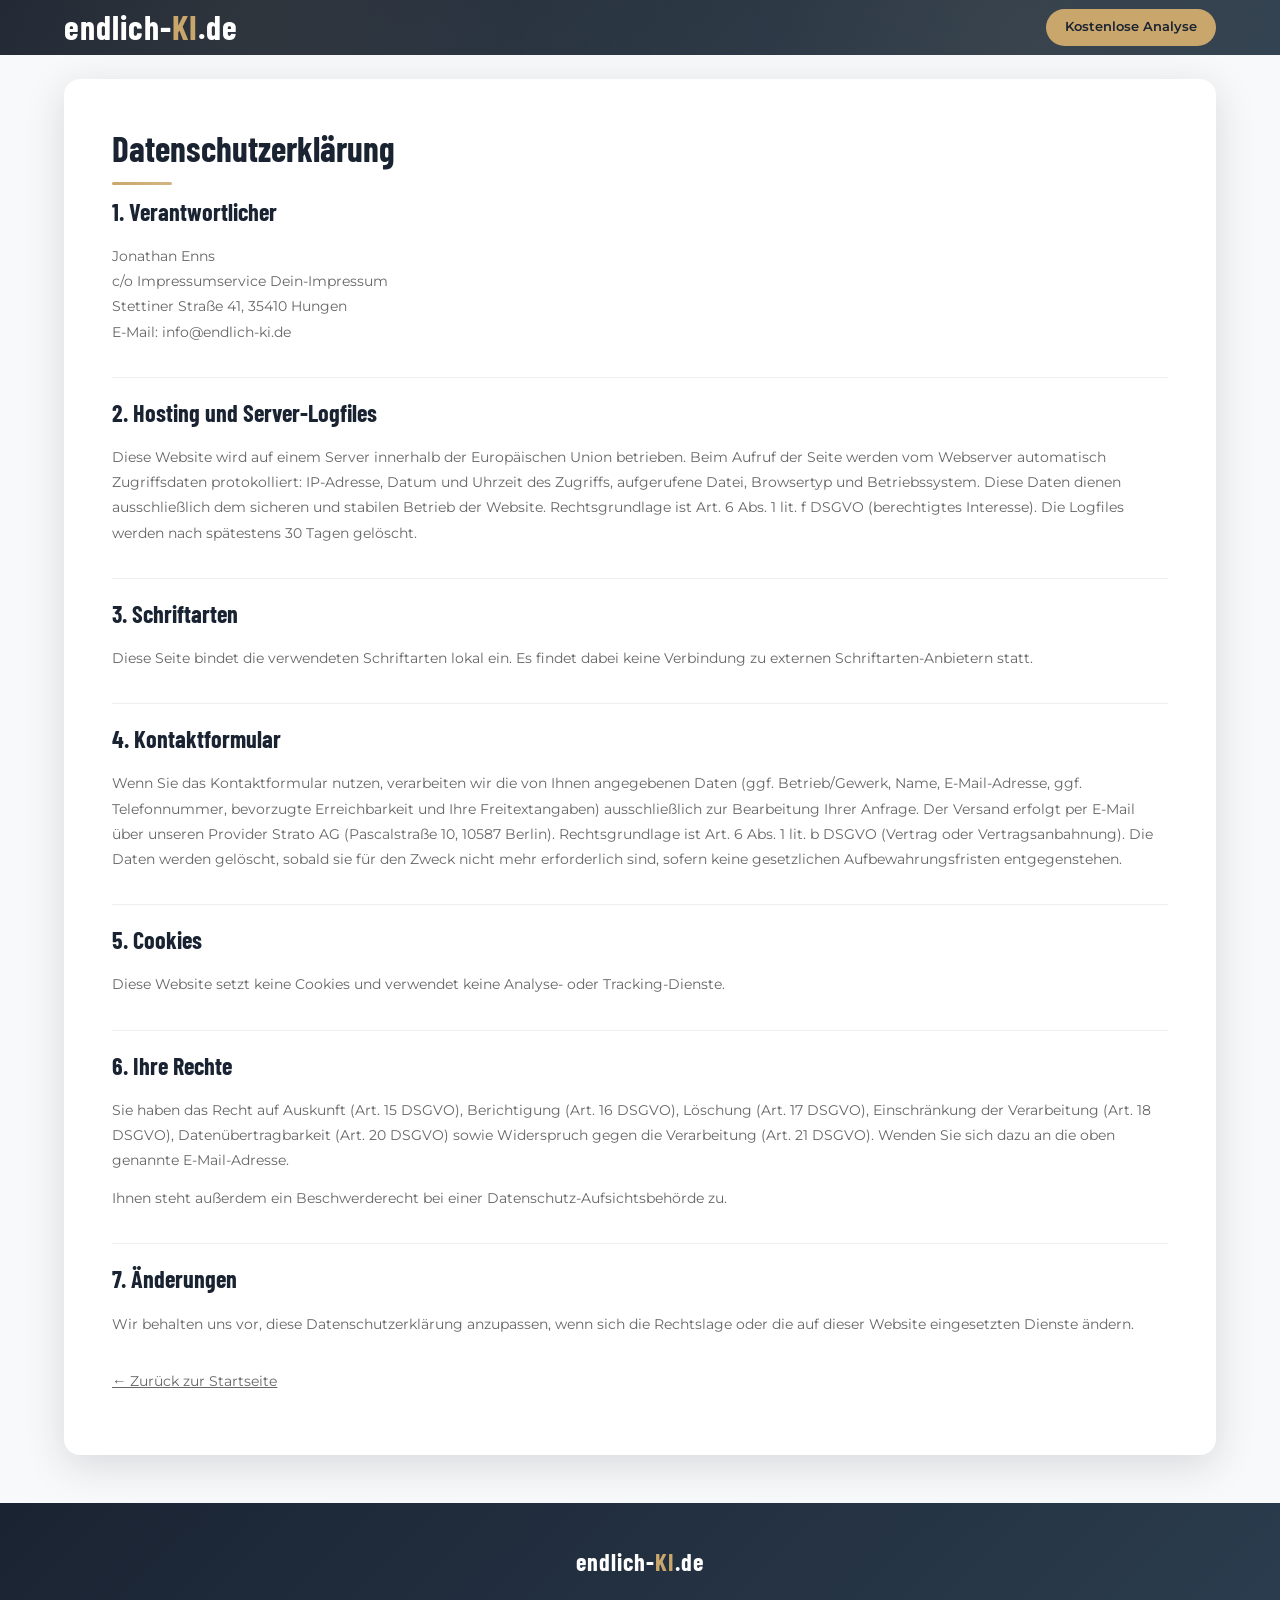
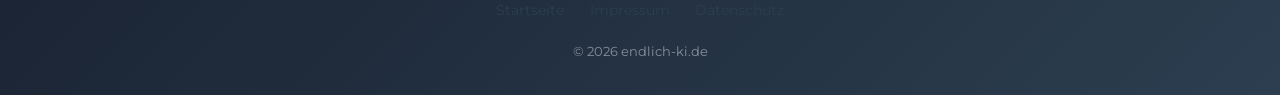
<file: datenschutz.html>
<!DOCTYPE html>
<html lang="de">
<head>
    <meta charset="UTF-8">
    <meta name="viewport" content="width=device-width, initial-scale=1.0">
    <title>Datenschutzerklärung | endlich-ki.de</title>
    <meta name="robots" content="noindex, nofollow">
    <link rel="icon" type="image/svg+xml" href="/favicon.svg">
    <link rel="stylesheet" href="fonts.css">
    <link rel="stylesheet" href="styles.css">
</head>
<body>

<header>
    <div class="header-inner">
        <a href="/" class="logo">endlich-<span class="logo-accent">ki</span>.de</a>
        <div class="header-right">
            <a href="/#kontakt" class="header-cta">Kostenlose Analyse</a>
        </div>
    </div>
</header>

<div class="container">
    <section class="content-section">
        <h1 class="section-title">Datenschutzerklärung</h1>
        <div class="legal-content">
            <h2>1. Verantwortlicher</h2>
            <p>
                Jonathan Enns<br>
                c/o Impressumservice Dein-Impressum<br>
                Stettiner Straße 41, 35410 Hungen<br>
                E-Mail: info@endlich-ki.de
            </p>

            <h2>2. Hosting und Server-Logfiles</h2>
            <p>Diese Website wird auf einem Server innerhalb der Europäischen Union betrieben. Beim Aufruf der Seite werden vom Webserver automatisch Zugriffsdaten protokolliert: IP-Adresse, Datum und Uhrzeit des Zugriffs, aufgerufene Datei, Browsertyp und Betriebssystem. Diese Daten dienen ausschließlich dem sicheren und stabilen Betrieb der Website. Rechtsgrundlage ist Art. 6 Abs. 1 lit. f DSGVO (berechtigtes Interesse). Die Logfiles werden nach spätestens 30 Tagen gelöscht.</p>

            <h2>3. Schriftarten</h2>
            <p>Diese Seite bindet die verwendeten Schriftarten lokal ein. Es findet dabei keine Verbindung zu externen Schriftarten-Anbietern statt.</p>

            <h2>4. Kontaktformular</h2>
            <p>Wenn Sie das Kontaktformular nutzen, verarbeiten wir die von Ihnen angegebenen Daten (ggf. Betrieb/Gewerk, Name, E-Mail-Adresse, ggf. Telefonnummer, bevorzugte Erreichbarkeit und Ihre Freitextangaben) ausschließlich zur Bearbeitung Ihrer Anfrage. Der Versand erfolgt per E-Mail über unseren Provider Strato AG (Pascalstraße 10, 10587 Berlin). Rechtsgrundlage ist Art. 6 Abs. 1 lit. b DSGVO (Vertrag oder Vertragsanbahnung). Die Daten werden gelöscht, sobald sie für den Zweck nicht mehr erforderlich sind, sofern keine gesetzlichen Aufbewahrungsfristen entgegenstehen.</p>

            <h2>5. Cookies</h2>
            <p>Diese Website setzt keine Cookies und verwendet keine Analyse- oder Tracking-Dienste.</p>

            <h2>6. Ihre Rechte</h2>
            <p>Sie haben das Recht auf Auskunft (Art. 15 DSGVO), Berichtigung (Art. 16 DSGVO), Löschung (Art. 17 DSGVO), Einschränkung der Verarbeitung (Art. 18 DSGVO), Datenübertragbarkeit (Art. 20 DSGVO) sowie Widerspruch gegen die Verarbeitung (Art. 21 DSGVO). Wenden Sie sich dazu an die oben genannte E-Mail-Adresse.</p>
            <p>Ihnen steht außerdem ein Beschwerderecht bei einer Datenschutz-Aufsichtsbehörde zu.</p>

            <h2>7. Änderungen</h2>
            <p>Wir behalten uns vor, diese Datenschutzerklärung anzupassen, wenn sich die Rechtslage oder die auf dieser Website eingesetzten Dienste ändern.</p>

            <p style="margin-top:2rem;"><a href="/">&larr; Zurück zur Startseite</a></p>
        </div>
    </section>
</div>

<footer class="site-footer">
    <div class="footer-inner">
        <div class="footer-logo">endlich-<span class="footer-logo-accent">ki</span>.de</div>
        <nav class="footer-nav">
            <a href="/">Startseite</a>
            <a href="/impressum.html">Impressum</a>
            <a href="/datenschutz.html">Datenschutz</a>
        </nav>
        <p class="footer-text">&copy; 2026 endlich-ki.de</p>
    </div>
</footer>

</body>
</html>
</file>
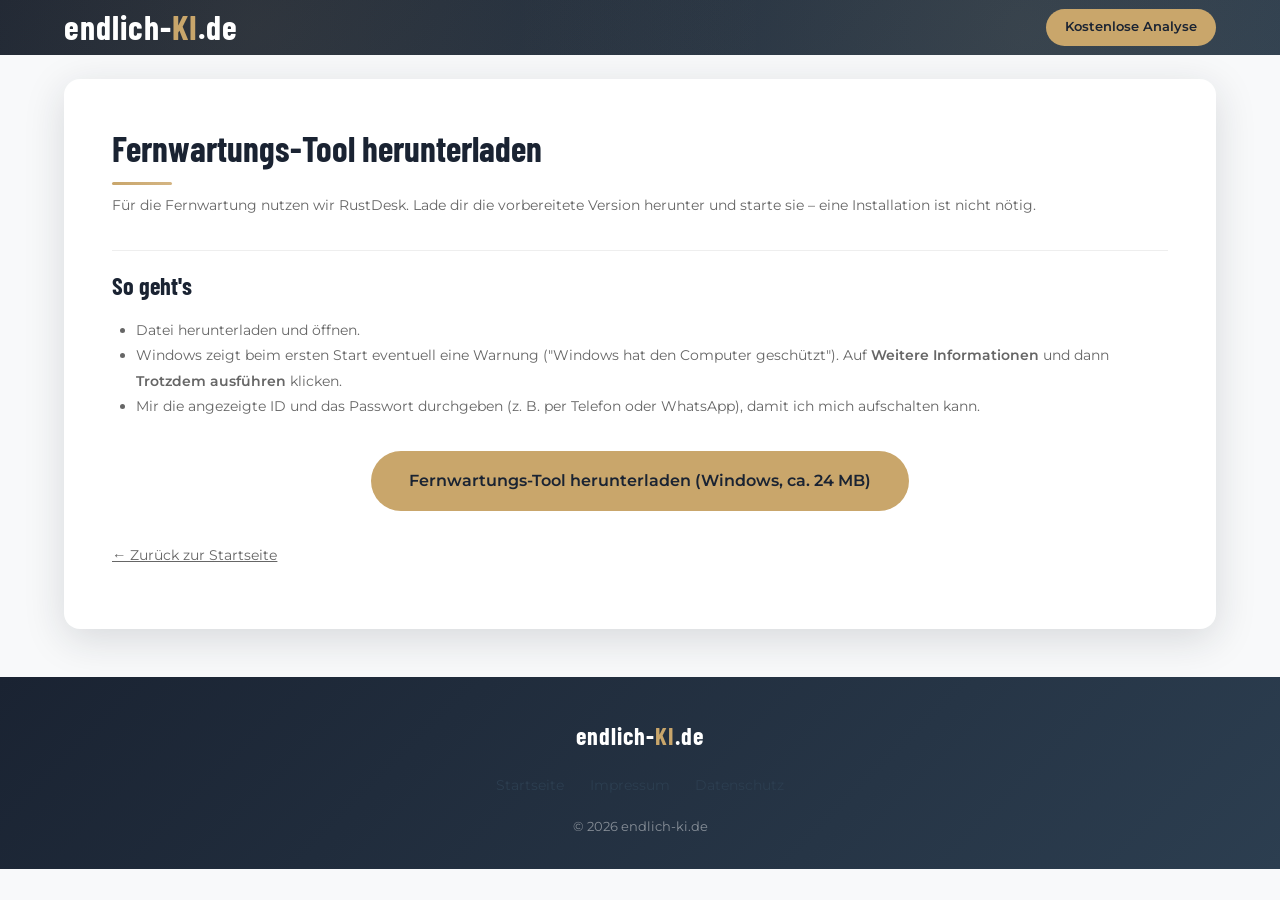
<file: download.html>
<!DOCTYPE html>
<html lang="de">
<head>
    <meta charset="UTF-8">
    <meta name="viewport" content="width=device-width, initial-scale=1.0">
    <title>Fernwartungs-Tool herunterladen | endlich-ki.de</title>
    <meta name="robots" content="noindex, nofollow">
    <link rel="icon" type="image/svg+xml" href="/favicon.svg">
    <link rel="stylesheet" href="fonts.css">
    <link rel="stylesheet" href="styles.css">
</head>
<body>

<header>
    <div class="header-inner">
        <a href="/" class="logo">endlich-<span class="logo-accent">ki</span>.de</a>
        <div class="header-right">
            <a href="/#kontakt" class="header-cta">Kostenlose Analyse</a>
        </div>
    </div>
</header>

<div class="container">
    <section class="content-section">
        <h1 class="section-title">Fernwartungs-Tool herunterladen</h1>
        <div class="legal-content">
            <p>Für die Fernwartung nutzen wir RustDesk. Lade dir die vorbereitete Version herunter und starte sie – eine Installation ist nicht nötig.</p>

            <h2>So geht's</h2>
            <ul>
                <li>Datei herunterladen und öffnen.</li>
                <li>Windows zeigt beim ersten Start eventuell eine Warnung ("Windows hat den Computer geschützt"). Auf <strong>Weitere Informationen</strong> und dann <strong>Trotzdem ausführen</strong> klicken.</li>
                <li>Mir die angezeigte ID und das Passwort durchgeben (z. B. per Telefon oder WhatsApp), damit ich mich aufschalten kann.</li>
            </ul>

            <p style="text-align:center; margin: 2rem 0;">
                <a href="/rustdesk-download.php" class="btn btn-lg">Fernwartungs-Tool herunterladen (Windows, ca. 24&nbsp;MB)</a>
            </p>

            <p style="margin-top:2rem;"><a href="/">&larr; Zurück zur Startseite</a></p>
        </div>
    </section>
</div>

<footer class="site-footer">
    <div class="footer-inner">
        <div class="footer-logo">endlich-<span class="footer-logo-accent">ki</span>.de</div>
        <nav class="footer-nav">
            <a href="/">Startseite</a>
            <a href="/impressum.html">Impressum</a>
            <a href="/datenschutz.html">Datenschutz</a>
        </nav>
        <p class="footer-text">&copy; 2026 endlich-ki.de</p>
    </div>
</footer>

</body>
</html>
</file>
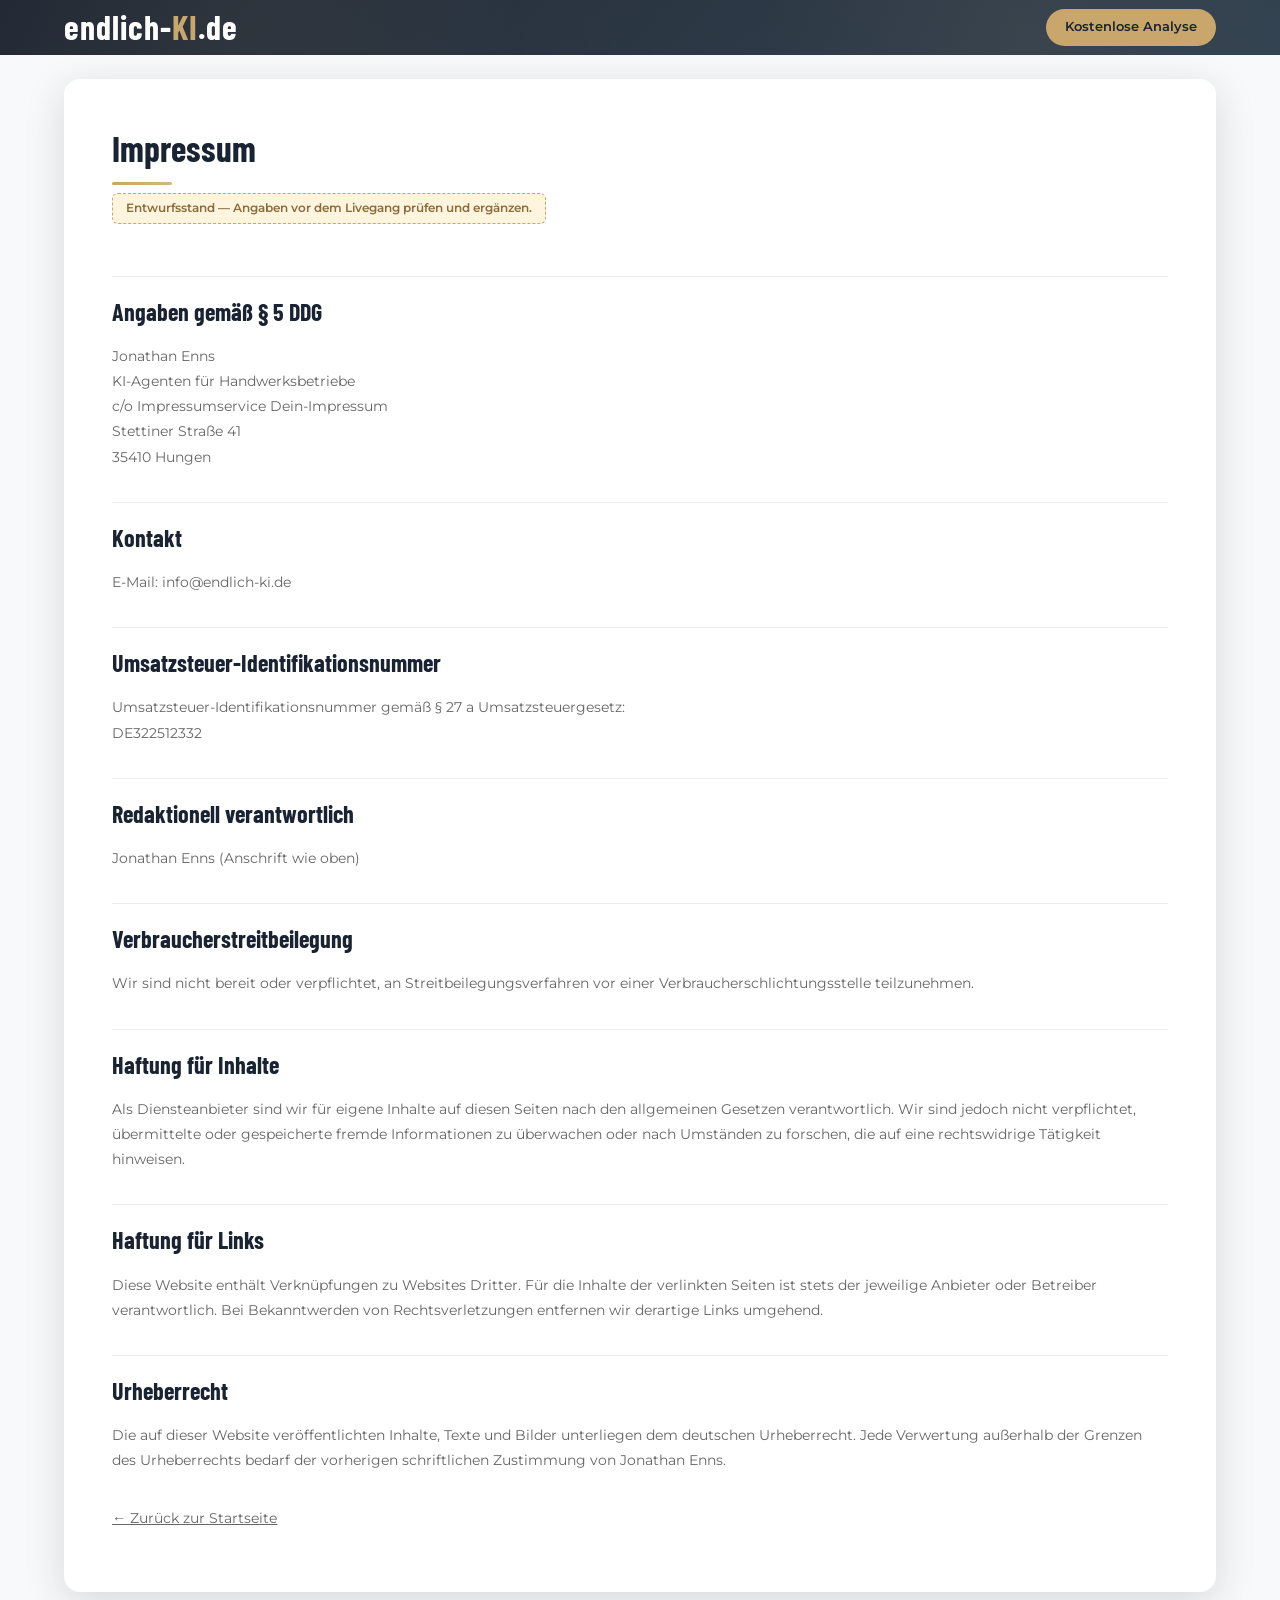
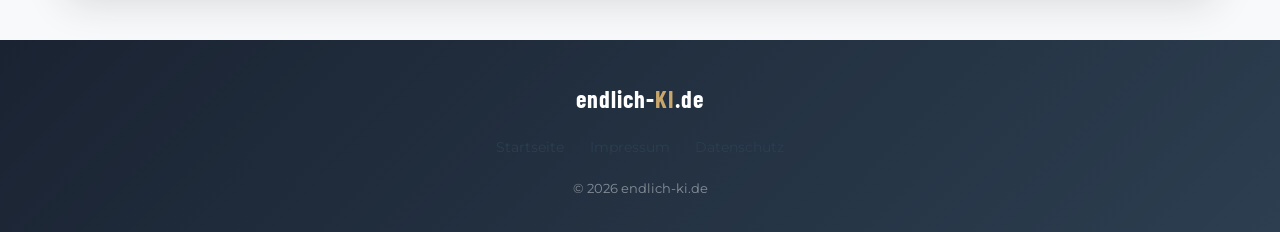
<file: impressum.html>
<!DOCTYPE html>
<html lang="de">
<head>
    <meta charset="UTF-8">
    <meta name="viewport" content="width=device-width, initial-scale=1.0">
    <title>Impressum | endlich-ki.de</title>
    <meta name="robots" content="noindex, nofollow">
    <link rel="icon" type="image/svg+xml" href="/favicon.svg">
    <link rel="stylesheet" href="fonts.css">
    <link rel="stylesheet" href="styles.css">
</head>
<body>

<header>
    <div class="header-inner">
        <a href="/" class="logo">endlich-<span class="logo-accent">ki</span>.de</a>
        <div class="header-right">
            <a href="/#kontakt" class="header-cta">Kostenlose Analyse</a>
        </div>
    </div>
</header>

<div class="container">
    <section class="content-section">
        <h1 class="section-title">Impressum</h1>
        <div class="legal-content">
            <div class="draft-badge">Entwurfsstand — Angaben vor dem Livegang prüfen und ergänzen.</div>

            <h2>Angaben gemäß § 5 DDG</h2>
            <p>
                Jonathan Enns<br>
                KI-Agenten für Handwerksbetriebe<br>
                c/o Impressumservice Dein-Impressum<br>
                Stettiner Straße 41<br>
                35410 Hungen
            </p>

            <h2>Kontakt</h2>
            <p>
                E-Mail: info@endlich-ki.de
            </p>

            <h2>Umsatzsteuer-Identifikationsnummer</h2>
            <p>Umsatzsteuer-Identifikationsnummer gemäß § 27 a Umsatzsteuergesetz:<br>DE322512332</p>

            <h2>Redaktionell verantwortlich</h2>
            <p>Jonathan Enns (Anschrift wie oben)</p>

            <h2>Verbraucherstreitbeilegung</h2>
            <p>Wir sind nicht bereit oder verpflichtet, an Streitbeilegungsverfahren vor einer Verbraucherschlichtungsstelle teilzunehmen.</p>

            <h2>Haftung für Inhalte</h2>
            <p>Als Diensteanbieter sind wir für eigene Inhalte auf diesen Seiten nach den allgemeinen Gesetzen verantwortlich. Wir sind jedoch nicht verpflichtet, übermittelte oder gespeicherte fremde Informationen zu überwachen oder nach Umständen zu forschen, die auf eine rechtswidrige Tätigkeit hinweisen.</p>

            <h2>Haftung für Links</h2>
            <p>Diese Website enthält Verknüpfungen zu Websites Dritter. Für die Inhalte der verlinkten Seiten ist stets der jeweilige Anbieter oder Betreiber verantwortlich. Bei Bekanntwerden von Rechtsverletzungen entfernen wir derartige Links umgehend.</p>

            <h2>Urheberrecht</h2>
            <p>Die auf dieser Website veröffentlichten Inhalte, Texte und Bilder unterliegen dem deutschen Urheberrecht. Jede Verwertung außerhalb der Grenzen des Urheberrechts bedarf der vorherigen schriftlichen Zustimmung von Jonathan Enns.</p>

            <p style="margin-top:2rem;"><a href="/">&larr; Zurück zur Startseite</a></p>
        </div>
    </section>
</div>

<footer class="site-footer">
    <div class="footer-inner">
        <div class="footer-logo">endlich-<span class="footer-logo-accent">ki</span>.de</div>
        <nav class="footer-nav">
            <a href="/">Startseite</a>
            <a href="/impressum.html">Impressum</a>
            <a href="/datenschutz.html">Datenschutz</a>
        </nav>
        <p class="footer-text">&copy; 2026 endlich-ki.de</p>
    </div>
</footer>

</body>
</html>
</file>
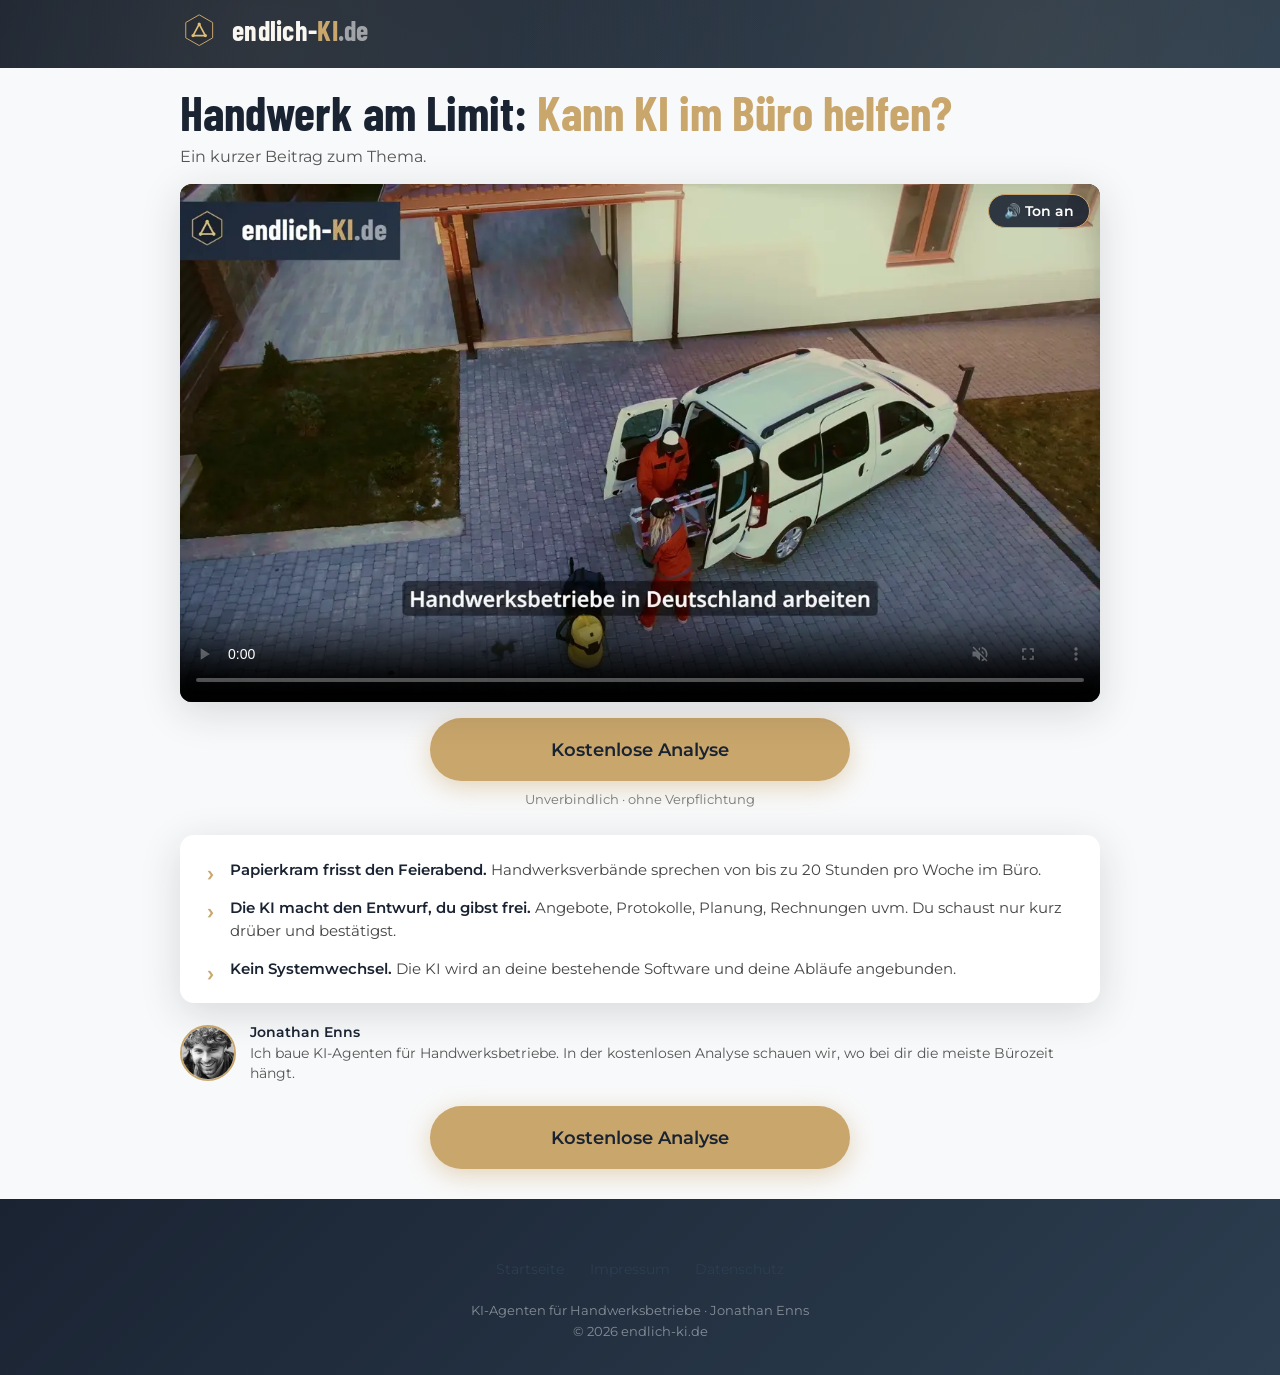
<file: tv-beitrag.html>
<!DOCTYPE html>
<html lang="de">
<head>
    <meta charset="UTF-8">
    <meta name="viewport" content="width=device-width, initial-scale=1.0">
    <title>Handwerk am Limit: Kann KI im Büro helfen? | endlich-ki.de</title>
    <meta name="description" content="Kurzer Beitrag: Wie Handwerksbetriebe mit KI im Büro Zeit sparen. Danach kostenlose Betriebsanalyse anfragen.">
    <meta name="robots" content="noindex, nofollow">
    <link rel="canonical" href="https://endlich-ki.de/tv-beitrag">
    <link rel="icon" type="image/svg+xml" href="/favicon.svg">
    <link rel="preload" as="image" href="/bilder/tv-beitrag-poster.webp">
    <link rel="stylesheet" href="/fonts.css">
    <link rel="stylesheet" href="/styles.css">
</head>
<body>

<svg width="0" height="0" style="position:absolute" aria-hidden="true">
    <symbol id="mark-hex-badge" viewBox="0 0 100 100">
        <path d="M50,10 L85,30 L85,70 L50,90 L15,70 L15,30 Z" fill="#1a2332" stroke="currentColor" stroke-width="2.6" stroke-linejoin="round"/>
    </symbol>
    <symbol id="mark-spark-gold" viewBox="0 0 100 100">
        <path d="M50,34 L34,64 L66,64 Z" fill="none" stroke="#e0c078" stroke-width="4.4" stroke-linecap="round" stroke-linejoin="round"/>
        <g fill="#e0c078"><circle cx="50" cy="34" r="4.2"/><circle cx="34" cy="64" r="4.2"/><circle cx="66" cy="64" r="4.2"/></g>
    </symbol>
</svg>

<header class="lp-header">
    <div class="lp-header-inner">
        <a href="/" class="lockup" aria-label="endlich-ki.de – zur Startseite">
            <svg class="mark" viewBox="0 0 100 100" aria-hidden="true"><use href="#mark-hex-badge" class="ink-gold"/><use href="#mark-spark-gold"/></svg>
            <span class="lockup-word"><span class="wm-endlich">endlich-</span><span class="wm-ki">ki</span><span class="wm-de">.de</span></span>
        </a>
    </div>
</header>

<main class="lp-main">
    <h1 class="lp-title">Handwerk am Limit: <em>Kann KI im Büro helfen?</em></h1>
    <p class="lp-sub">Ein kurzer Beitrag zum Thema.</p>

    <div class="lp-video">
        <video id="lpVideo" autoplay muted playsinline controls preload="auto" poster="/bilder/tv-beitrag-poster.webp">
            <source src="/videos/tv-beitrag.mp4" type="video/mp4">
        </video>
        <button type="button" class="lp-unmute" id="lpUnmute">&#128266; Ton an</button>
        <button type="button" class="lp-replay" id="lpReplay" aria-label="Video erneut abspielen" hidden>
            <svg viewBox="0 0 24 24" fill="none" stroke="currentColor" stroke-width="2" stroke-linecap="round" stroke-linejoin="round" aria-hidden="true"><path d="M3 12a9 9 0 1 0 3-6.7"/><path d="M3 4v5h5"/></svg>
        </button>
    </div>

    <div class="lp-cta">
        <a href="/#kontakt" class="btn" data-lp-cta>Kostenlose Analyse</a>
        <p class="lp-cta-note">Unverbindlich &middot; ohne Verpflichtung</p>
    </div>

    <ul class="lp-points">
        <li><strong>Papierkram frisst den Feierabend.</strong> Handwerksverbände sprechen von bis zu 20 Stunden pro Woche im Büro.</li>
        <li><strong>Die KI macht den Entwurf, du gibst frei.</strong> Angebote, Protokolle, Planung, Rechnungen uvm. Du schaust nur kurz drüber und bestätigst.</li>
        <li><strong>Kein Systemwechsel.</strong> Die KI wird an deine bestehende Software und deine Abläufe angebunden.</li>
    </ul>

    <div class="lp-who">
        <img src="/bilder/jonathan-enns-portrait.jpg" alt="Jonathan Enns" width="56" height="56" loading="lazy">
        <div><strong>Jonathan Enns</strong><br>Ich baue KI-Agenten für Handwerksbetriebe. In der kostenlosen Analyse schauen wir, wo bei dir die meiste Bürozeit hängt.</div>
    </div>

    <div class="lp-cta">
        <a href="/#kontakt" class="btn" data-lp-cta>Kostenlose Analyse</a>
    </div>
</main>

<footer class="site-footer">
    <div class="footer-inner">
        <nav class="footer-nav">
            <a href="/">Startseite</a>
            <a href="/impressum.html">Impressum</a>
            <a href="/datenschutz.html">Datenschutz</a>
        </nav>
        <p class="footer-text">KI-Agenten für Handwerksbetriebe &middot; Jonathan Enns<br>&copy; 2026 endlich-ki.de</p>
    </div>
</footer>

<script>
(function () {
    var v = document.getElementById('lpVideo');
    var b = document.getElementById('lpUnmute');
    var r = document.getElementById('lpReplay');
    // "Ton an": Video von vorne starten, mit Ton.
    b.addEventListener('click', function () {
        v.muted = false;
        restart();
        b.hidden = true;
    });
    // Am Ende: Replay-Button in der Mitte, native Controls weg (sonst zeigt Mobile einen eigenen Play-Button).
    var done = false;
    v.addEventListener('ended', function () {
        done = true;
        v.controls = false;
        r.hidden = false;
    });
    function restart() {
        done = false;
        r.hidden = true;
        v.controls = true;
        v.currentTime = 0;
        v.play();
    }
    r.addEventListener('click', restart);
    // Gedrückt halten (nicht in der Steuerleiste unten) = 2x Tempo, nur solange gehalten.
    var box = v.parentNode, holdTimer = null, fast = false;
    function endHold() {
        clearTimeout(holdTimer);
        if (fast) { fast = false; v.playbackRate = 1; }
    }
    box.addEventListener('pointerdown', function (e) {
        if (e.target.closest('button') || v.paused || done) return;
        var rect = box.getBoundingClientRect();
        if (rect.bottom - e.clientY < 60) return;
        holdTimer = setTimeout(function () { fast = true; v.playbackRate = 2; }, 350);
    });
    ['pointerup', 'pointercancel', 'pointerleave'].forEach(function (n) { box.addEventListener(n, endHold); });
    box.addEventListener('contextmenu', function (e) { e.preventDefault(); });
    // Sobald jemand über die Player-Steuerung Ton macht, Button ausblenden.
    v.addEventListener('volumechange', function () { if (!v.muted) b.hidden = true; });
    // Autoplay blockiert (z. B. Stromsparmodus): Button überflüssig, Poster + Play übernehmen.
    var p = v.play();
    if (p && p.catch) p.catch(function () { b.hidden = true; });

    // UTM-Parameter der Ad an den CTA hängen, damit sie auf der Startseite ankommen.
    if (location.search) {
        document.querySelectorAll('[data-lp-cta]').forEach(function (a) {
            a.href = '/' + location.search + '#kontakt';
        });
    }
})();
</script>
</body>
</html>
</file>
<file: fonts.css>
@font-face {
  font-family: 'Barlow Condensed';
  font-style: normal;
  font-weight: 600;
  font-display: swap;
  src: url('fonts/barlow-condensed-600.woff2') format('woff2');
}

@font-face {
  font-family: 'Barlow Condensed';
  font-style: normal;
  font-weight: 700;
  font-display: swap;
  src: url('fonts/barlow-condensed-700.woff2') format('woff2');
}

@font-face {
  font-family: 'Montserrat';
  font-style: normal;
  font-weight: 300;
  font-display: swap;
  src: url('fonts/montserrat-300.woff2') format('woff2');
}

@font-face {
  font-family: 'Montserrat';
  font-style: normal;
  font-weight: 400;
  font-display: swap;
  src: url('fonts/montserrat-400.woff2') format('woff2');
}

@font-face {
  font-family: 'Montserrat';
  font-style: normal;
  font-weight: 500;
  font-display: swap;
  src: url('fonts/montserrat-500.woff2') format('woff2');
}

@font-face {
  font-family: 'Montserrat';
  font-style: normal;
  font-weight: 600;
  font-display: swap;
  src: url('fonts/montserrat-600.woff2') format('woff2');
}
</file>
<file: styles.css>
/*
 * styles.css — endlich-ki.de
 * Design-System uebernommen von werbestimme.de (Navy/Gold, Montserrat/Barlow Condensed).
 */

:root {
    --primary-navy: #1a2332;
    --navy-soft: #2c3e50;
    --accent-gold: #c9a66b;
    --accent-gold-light: #d4b583;
    --text-dark: #2c3e50;
    --text-light: #ffffff;
    --bg-light: #f8f9fa;
    --shadow: rgba(26, 35, 50, 0.15);
    --transition: all 0.4s cubic-bezier(0.4, 0, 0.2, 1);
}

* { margin: 0; padding: 0; box-sizing: border-box; -webkit-tap-highlight-color: transparent; }
html { scroll-behavior: smooth; }
body {
    font-family: 'Montserrat', sans-serif;
    color: var(--text-dark);
    background: var(--bg-light);
    line-height: 1.6;
    overflow-x: hidden;
}
a:not([class]):link, a:not([class]):visited { color: inherit; }
img { max-width: 100%; }

@keyframes fadeIn { from { opacity: 0; transform: translateY(16px); } to { opacity: 1; transform: none; } }
@keyframes pulse { 0%, 100% { opacity: 0.5; } 50% { opacity: 1; } }

/* ---------- Header ---------- */
header {
    background: linear-gradient(135deg, var(--primary-navy) 0%, var(--navy-soft) 100%);
    padding: 0.55rem 0;
    position: relative;
    overflow: hidden;
}
header::before {
    content: '';
    position: absolute;
    inset: 0;
    background:
        radial-gradient(circle at 20% 50%, rgba(201, 166, 107, 0.1) 0%, transparent 50%),
        radial-gradient(circle at 80% 50%, rgba(201, 166, 107, 0.1) 0%, transparent 50%);
    animation: pulse 8s ease-in-out infinite;
}
.header-inner {
    max-width: 1200px;
    margin: 0 auto;
    padding: 0 1.5rem;
    display: flex;
    justify-content: space-between;
    align-items: center;
    gap: 1rem;
    position: relative;
    z-index: 1;
}
.logo {
    font-family: 'Barlow Condensed', sans-serif;
    font-size: 2.1rem;
    font-weight: 700;
    color: var(--text-light);
    text-decoration: none;
    letter-spacing: 1px;
    text-transform: lowercase;
    line-height: 1.1;
    white-space: nowrap;
}
.logo-accent { color: var(--accent-gold); text-transform: uppercase; }
.header-right { display: flex; align-items: center; gap: 1.5rem; }
.header-nav { display: flex; gap: 1.4rem; }
.header-nav a {
    color: rgba(255, 255, 255, 0.88);
    text-decoration: none;
    font-size: 0.82rem;
    font-weight: 500;
    transition: color 0.3s;
}
.header-nav a:hover { color: var(--accent-gold); }
.header-cta {
    display: inline-block;
    padding: 0.5rem 1.2rem;
    background: var(--accent-gold);
    color: var(--primary-navy);
    text-decoration: none;
    border-radius: 50px;
    font-weight: 600;
    font-size: 0.8rem;
    white-space: nowrap;
    transition: var(--transition);
}
.header-cta:hover { background: white; transform: scale(1.04); }

/* ---------- Layout ---------- */
.container { max-width: 1200px; margin: 0 auto; padding: 1.5rem; }
.content-section {
    background: white;
    border-radius: 16px;
    padding: 3rem;
    box-shadow: 0 10px 40px var(--shadow);
    margin-bottom: 1.5rem;
}
.section-title {
    font-family: 'Barlow Condensed', sans-serif;
    font-size: 2.2rem;
    color: var(--primary-navy);
    margin-bottom: 0.5rem;
    line-height: 1.2;
    position: relative;
    padding-bottom: 1rem;
}
.section-title::after {
    content: '';
    position: absolute;
    bottom: 0; left: 0;
    width: 60px; height: 3px;
    background: linear-gradient(90deg, var(--accent-gold), var(--accent-gold-light));
    border-radius: 2px;
}
.section-subtitle { font-size: 1rem; color: #888; margin-bottom: 2rem; font-weight: 400; }
.section-text p { color: #555; line-height: 1.8; margin-bottom: 1rem; font-size: 0.95rem; }
.section-text p:last-child { margin-bottom: 0; }
.section-text p.signup-note { margin-top: 1.5rem; }
.section-text strong { color: var(--primary-navy); }
.lead { font-size: 1.05rem !important; color: #444 !important; line-height: 1.8; }

/* ---------- Hero ---------- */
.hero {
    position: relative;
    width: 100%;
    border-radius: 16px;
    overflow: hidden;
    margin-bottom: 1.5rem;
    box-shadow: 0 10px 40px var(--shadow);
    animation: fadeIn 0.9s ease-out backwards;
    background: var(--primary-navy);
    /* Grafik und Overlay teilen sich eine Zelle: Die Hoehe kommt von der Grafik,
       waechst aber mit, wenn das Overlay (z.B. mit Bild) mehr Platz braucht. */
    display: grid;
}
/* Die Hero-Grafik liegt inline im HTML (Maus-Parallaxe braucht Zugriff auf das
   SVG-DOM). Weil ein inline-SVG kein ersetztes Element ist, greift object-fit
   nicht — die Hoehe kommt deshalb vom Container, das SVG fuellt ihn per
   preserveAspectRatio="slice" wie ein object-fit: cover. */
.hero-art {
    grid-area: 1 / 1;
    align-self: stretch;
    position: relative;
    width: 100%;
    aspect-ratio: 1280 / 720;
    overflow: hidden;
    background: var(--primary-navy);
}
.hero-svg { position: absolute; inset: 0; width: 100%; height: 100%; display: block; }

/* --- Netzgrafik --- */
.hn-link      { stroke: var(--accent-gold); fill: none; stroke-linecap: round; }
.hn-link-far  { stroke: #7f9bc4; fill: none; stroke-linecap: round; }
.hn-node-lead { fill: var(--accent-gold-light); }
.hn-node-leaf { fill: #7f9bc4; }
.hn-ring      { fill: none; stroke: var(--accent-gold); }
.hn-pulse     { fill: #f0dcaf; }

/* Das weiche Nachziehen rechnet das Script; hier nur der Hinweis an den
   Compositor, welche Ebenen sich bewegen. */
.hn-net, .hn-back, .hn-glow, .hn-arm { will-change: transform; }

.hn-wave { transform-origin: 330px 360px; animation: hnWave 4.8s cubic-bezier(0.4, 0, 0.6, 1) infinite; }
.hn-w2 { animation-delay: 1.6s; }
.hn-w3 { animation-delay: 3.2s; }
@keyframes hnWave {
    0%   { transform: scale(1);   opacity: 0.55; }
    70%  { transform: scale(3.4); opacity: 0; }
    100% { transform: scale(3.4); opacity: 0; }
}

.hn-breathe { transform-origin: 330px 360px; animation: hnBreathe 5s ease-in-out infinite; }
@keyframes hnBreathe {
    0%, 100% { transform: scale(1); }
    50%      { transform: scale(1.045); }
}

.hn-twinkle { animation: hnTwinkle 4s ease-in-out infinite; }
.hn-t2 { animation-delay: 1.1s; }
.hn-t3 { animation-delay: 2.3s; }
.hn-t4 { animation-delay: 3.1s; }
@keyframes hnTwinkle {
    0%, 100% { opacity: 0.45; }
    50%      { opacity: 1; }
}

@media (prefers-reduced-motion: reduce) {
    .hn-pulse { display: none; }
    .hn-wave, .hn-breathe, .hn-twinkle { animation: none; }
    .hn-wave { opacity: 0.25; }
}
.hero-overlay {
    grid-area: 1 / 1;
    justify-self: end;
    position: relative;
    width: 58%;
    display: flex;
    flex-direction: column;
    align-items: flex-start;
    justify-content: center;
    padding: 2.5rem 2.8rem;
    /* Die Hero-Grafik blendet nach rechts selbst schon aus, deshalb reicht ein
       weicherer Verlauf — so bleibt das Netzwerk hinter der Headline sichtbar. */
    background: linear-gradient(to left, rgba(26, 35, 50, 0.90) 0%, rgba(26, 35, 50, 0.72) 58%, transparent 100%);
}
.hero-image {
    display: block;
    width: 100%;
    height: auto;
    border-radius: 10px;
    margin-bottom: 1.1rem;
    box-shadow: 0 6px 22px rgba(0, 0, 0, 0.35);
}
.hero-eyebrow {
    width: 10.5rem;
    align-self: flex-start;
    height: 2px;
    background: var(--accent-gold);
    margin-bottom: 0.8rem;
}
.hero-title {
    font-family: 'Barlow Condensed', sans-serif;
    font-size: 2.3rem;
    line-height: 1.15;
    color: white;
    font-weight: 700;
    margin-bottom: 0.9rem;
    text-shadow: 0 2px 12px rgba(0, 0, 0, 0.4);
}
.hero-title em { font-style: normal; color: var(--accent-gold); }
.hero-title-row {
    display: inline-flex;
    align-items: center;
    flex-wrap: wrap;
    gap: 0.28em;
}
.hero-rotator {
    --rotator-line: 1.3em;
    display: block;
    overflow: hidden;
    height: var(--rotator-line);
}
.hero-rotator-track {
    display: flex;
    flex-direction: column;
    animation: heroRotate 36s infinite;
}
.hero-rotator-item {
    height: var(--rotator-line);
    line-height: var(--rotator-line);
    white-space: nowrap;
}
/* Jede Zeile haelt ~6s, damit dazwischen die Du-Zeile ihren eigenen Wechsel
   bekommt - siehe .hero-rotator2 fuer die 1:1-Abwechslung. KI wechselt nach
   dem Laden zuerst (erster Wechsel bei 1s), danach die gleich lange Pause
   bis zum Du-Wechsel wie danach bis zum naechsten KI-Wechsel (je 1.875s). */
@keyframes heroRotate {
    0%, 2.78% { transform: translateY(0); }
    4.86%, 19.44% { transform: translateY(calc(var(--rotator-line) * -1)); }
    21.53%, 36.11% { transform: translateY(calc(var(--rotator-line) * -2)); }
    38.19%, 52.78% { transform: translateY(calc(var(--rotator-line) * -3)); }
    54.86%, 69.44% { transform: translateY(calc(var(--rotator-line) * -4)); }
    71.53%, 86.11% { transform: translateY(calc(var(--rotator-line) * -5)); }
    88.19%, 100% { transform: translateY(calc(var(--rotator-line) * -6)); }
}
.sr-only {
    position: absolute;
    width: 1px;
    height: 1px;
    padding: 0;
    margin: -1px;
    overflow: hidden;
    clip: rect(0, 0, 0, 0);
    white-space: nowrap;
    border: 0;
}
@media (prefers-reduced-motion: reduce) {
    .hero-rotator-track { animation: none; }
}
.hero-rotator2 {
    display: inline-grid;
}
.hero-rotator2-item {
    grid-area: 1 / 1;
    white-space: nowrap;
    opacity: 0;
}
/* 36s-Takt, abwechselnd mit .hero-rotator: KI wechselt zuerst (bei 1s je
   Runde), Du folgt mit gleich langer Pause danach wie bis zum naechsten
   KI-Wechsel. Der Crossfade selbst ist bewusst langsam (1.5s statt 0.75s). */
.hero-rotator2-item:nth-child(1) { animation: heroCrossfadeA 36s infinite; }
.hero-rotator2-item:nth-child(2) { animation: heroCrossfadeB 36s infinite; }
.hero-rotator2-item:nth-child(3) { animation: heroCrossfadeC 36s infinite; }
@keyframes heroCrossfadeA {
    0%, 10.07% { opacity: 0; }
    14.24% { opacity: 1; }
    26.74% { opacity: 1; }
    30.90%, 60.07% { opacity: 0; }
    64.24% { opacity: 1; }
    76.74% { opacity: 1; }
    80.90%, 100% { opacity: 0; }
}
@keyframes heroCrossfadeB {
    0%, 26.74% { opacity: 0; }
    30.90% { opacity: 1; }
    43.40% { opacity: 1; }
    47.57%, 76.74% { opacity: 0; }
    80.90% { opacity: 1; }
    93.40% { opacity: 1; }
    97.57%, 100% { opacity: 0; }
}
@keyframes heroCrossfadeC {
    0% { opacity: 1; }
    10.07% { opacity: 1; }
    14.24%, 43.40% { opacity: 0; }
    47.57% { opacity: 1; }
    60.07% { opacity: 1; }
    64.24%, 93.40% { opacity: 0; }
    97.57%, 100% { opacity: 1; }
}
@media (prefers-reduced-motion: reduce) {
    .hero-rotator2-item { animation: none; opacity: 0; }
    .hero-rotator2-item:nth-child(1) { opacity: 1; }
}
.hero-sub {
    color: rgba(255, 255, 255, 0.85);
    font-size: 0.88rem;
    line-height: 1.6;
    margin-bottom: 1.3rem;
    max-width: 34rem;
}
.hero-actions { display: flex; gap: 0.8rem; flex-wrap: wrap; align-items: center; }
.hero-trust { display: flex; align-items: center; gap: 0.65rem; margin-top: 1.2rem; }
.hero-trust img { width: 40px; height: 40px; border-radius: 50%; object-fit: cover; border: 2px solid var(--accent-gold); flex-shrink: 0; }
.hero-trust span { font-size: 0.78rem; color: rgba(255, 255, 255, 0.8); line-height: 1.4; }
.hero-trust strong { color: white; }
.hero-meta {
    margin-top: 1.3rem;
    display: flex;
    flex-wrap: wrap;
    gap: 0.4rem 1.2rem;
    font-size: 0.74rem;
    color: rgba(255, 255, 255, 0.72);
}
.hero-meta span { display: flex; align-items: center; gap: 0.4rem; }
.hero-meta span::before { content: '›'; color: var(--accent-gold); font-weight: 700; }

/* ---------- Buttons ---------- */
.btn {
    display: inline-block;
    padding: 0.85rem 1.9rem;
    background: var(--accent-gold);
    color: var(--primary-navy);
    text-decoration: none;
    border: none;
    border-radius: 50px;
    font-family: 'Montserrat', sans-serif;
    font-weight: 600;
    font-size: 0.9rem;
    cursor: pointer;
    text-align: center;
    transition: var(--transition);
}
.btn:hover { background: white; color: var(--primary-navy); transform: translateY(-2px); box-shadow: 0 6px 25px rgba(201, 166, 107, 0.4); }
.btn-ghost {
    background: transparent;
    color: white;
    border: 1px solid rgba(255, 255, 255, 0.4);
}
.btn-ghost:hover { background: rgba(255, 255, 255, 0.12); color: white; box-shadow: none; }
.btn-dark { background: var(--primary-navy); color: white; }
.btn-dark:hover { background: var(--accent-gold); color: var(--primary-navy); }
.btn-lg { padding: 1rem 2.4rem; font-size: 1rem; }
.btn-block { display: block; width: 100%; }

/* ---------- Kundenstimmen ---------- */
.voices-section {
    background: linear-gradient(135deg, var(--primary-navy) 0%, var(--navy-soft) 100%);
    border-radius: 16px;
    padding: 1.8rem 2rem 2rem;
    margin-bottom: 1.5rem;
    box-shadow: 0 10px 40px var(--shadow);
    position: relative;
    overflow: hidden;
    scroll-margin-top: 1rem;
}
.voices-section::before {
    content: '';
    position: absolute;
    inset: 0;
    background: radial-gradient(circle at 12% 0%, rgba(201, 166, 107, 0.16) 0%, transparent 50%);
}
.voices-section > * { position: relative; z-index: 1; }
.voices-head { text-align: center; margin-bottom: 1.2rem; }
.voices-eyebrow {
    display: inline-block;
    color: var(--accent-gold);
    font-size: 0.68rem;
    font-weight: 600;
    letter-spacing: 0.18em;
    text-transform: uppercase;
    margin-bottom: 0.35rem;
}
.voices-title {
    font-family: 'Barlow Condensed', sans-serif;
    font-size: 1.6rem;
    font-weight: 600;
    line-height: 1.25;
    color: white;
}
.voice-card {
    position: relative;
    max-width: 720px;
    margin: 0 auto;
    padding: 1.5rem 2rem 1.2rem;
    background: white;
    border-radius: 12px;
    border-top: 3px solid var(--accent-gold);
    box-shadow: 0 8px 28px rgba(0, 0, 0, 0.2);
}
.voice-mark {
    position: absolute;
    top: 0;
    left: 0.9rem;
    font-family: 'Barlow Condensed', sans-serif;
    font-size: 3.6rem;
    line-height: 1;
    color: var(--accent-gold);
    opacity: 0.5;
    pointer-events: none;
}
.voice-card blockquote p {
    position: relative;
    font-size: 0.95rem;
    line-height: 1.7;
    color: var(--primary-navy);
    font-weight: 400;
}
.voice-card blockquote strong {
    background: linear-gradient(transparent 65%, rgba(201, 166, 107, 0.35) 65%);
    font-weight: 600;
}
.voice-carousel { position: relative; max-width: 1000px; margin: 0 auto; }
.voice-track {
    display: flex;
    gap: 1rem;
    overflow-x: auto;
    scroll-snap-type: x mandatory;
    scrollbar-width: none;
    padding: 0.2rem 0.5rem 1.6rem;
    margin: 0 -0.5rem -1.4rem;
    scroll-padding-inline: 0.5rem;
    outline: none;
}
.voice-track::-webkit-scrollbar { display: none; }
@media (prefers-reduced-motion: no-preference) { .voice-track { scroll-behavior: smooth; } }
.voice-card-sm {
    flex: 0 0 calc((100% - 1rem) / 2);
    scroll-snap-align: start;
    margin: 0;
    max-width: none;
    padding: 1.4rem 1.5rem 1rem;
    display: flex;
    flex-direction: column;
}
.voice-card-sm .voice-mark { font-size: 3rem; left: 0.7rem; }
.voice-card-sm blockquote { flex: 1; }
.voice-card-sm blockquote p { font-size: 0.9rem; padding-top: 0.5rem; }
.voice-arrow {
    position: absolute;
    top: calc(50% - 0.7rem);
    transform: translateY(-50%);
    z-index: 2;
    width: 38px; height: 38px;
    border-radius: 50%;
    border: none;
    background: var(--accent-gold);
    color: var(--primary-navy);
    display: flex; align-items: center; justify-content: center;
    cursor: pointer;
    box-shadow: 0 4px 14px rgba(0, 0, 0, 0.3);
    transition: var(--transition);
}
.voice-arrow:hover { background: white; }
.voice-arrow:focus-visible, .voice-track:focus-visible { outline: 2px solid white; outline-offset: 2px; }
.voice-arrow-prev { left: -1.5rem; }
.voice-arrow-next { right: -1.5rem; }
.voice-author {
    margin-top: 1rem;
    padding-top: 0.8rem;
    border-top: 1px solid #ececec;
}
.voice-who { display: flex; flex-direction: column; line-height: 1.4; font-size: 0.78rem; color: #888; }
.voice-who strong { font-size: 0.86rem; font-weight: 600; color: var(--primary-navy); }
.voice-who a:link, .voice-who a:visited { color: var(--accent-gold); font-weight: 500; text-decoration: none; }
.voice-who a:hover { text-decoration: underline; }

/* ---------- Painpoint-Karten ---------- */
.pain-grid {
    display: grid;
    grid-template-columns: repeat(2, 1fr);
    gap: 1.2rem;
    margin-top: 2rem;
}
.pain-card {
    background: var(--bg-light);
    border-radius: 12px;
    padding: 1.5rem;
    border-left: 4px solid var(--accent-gold);
    transition: var(--transition);
}
.pain-card:hover { transform: translateY(-4px); box-shadow: 0 8px 25px var(--shadow); }
.pain-card h3 {
    font-family: 'Montserrat', sans-serif;
    font-size: 0.98rem;
    font-weight: 600;
    color: var(--primary-navy);
    margin-bottom: 0.5rem;
    line-height: 1.35;
}
.pain-card p { font-size: 0.86rem; color: #666; line-height: 1.65; }

/* ---------- Zahlen-Leiste ---------- */
.stats-section {
    background: linear-gradient(135deg, var(--primary-navy) 0%, var(--navy-soft) 100%);
    border-radius: 16px;
    padding: 2.5rem 3rem;
    margin-bottom: 1.5rem;
    box-shadow: 0 10px 40px var(--shadow);
    position: relative;
    overflow: hidden;
}
.stats-section::before {
    content: '';
    position: absolute;
    inset: 0;
    background: radial-gradient(circle at 85% 20%, rgba(201, 166, 107, 0.12) 0%, transparent 55%);
}
.stats-section > * { position: relative; z-index: 1; }
.stats-title {
    font-family: 'Barlow Condensed', sans-serif;
    font-size: 1.8rem;
    color: white;
    margin-bottom: 0.4rem;
}
.stats-lead { color: rgba(255, 255, 255, 0.7); font-size: 0.88rem; margin-bottom: 2rem; }
.stats-grid { display: grid; grid-template-columns: repeat(4, 1fr); gap: 1.5rem; }
.stats-grid.stats-grid-3 { grid-template-columns: repeat(3, 1fr); }
.stat { text-align: center; }
.stat-number {
    font-family: 'Barlow Condensed', sans-serif;
    font-size: 2.9rem;
    font-weight: 700;
    color: var(--accent-gold);
    line-height: 1;
    margin-bottom: 0.5rem;
}
.stat-label { font-size: 0.78rem; color: rgba(255, 255, 255, 0.78); line-height: 1.5; }
.stats-source { margin-top: 1.6rem; font-size: 0.68rem; color: rgba(255, 255, 255, 0.4); text-align: center; }

/* ---------- Loesung: Saeulen ---------- */
.pillar-grid { display: grid; grid-template-columns: repeat(2, 1fr); gap: 1.2rem; margin-top: 2rem; }
.pillar {
    background: var(--bg-light);
    border-radius: 12px;
    padding: 1.6rem 1.8rem;
    position: relative;
    counter-increment: pillar;
}
.pillar::before {
    content: counter(pillar, decimal-leading-zero);
    font-family: 'Barlow Condensed', sans-serif;
    font-size: 1.6rem;
    font-weight: 700;
    color: var(--accent-gold);
    display: block;
    line-height: 1;
    margin-bottom: 0.6rem;
}
.pillar-grid { counter-reset: pillar; }
.pillar h3 {
    font-family: 'Barlow Condensed', sans-serif;
    font-size: 1.3rem;
    color: var(--primary-navy);
    margin-bottom: 0.5rem;
}
.pillar p { font-size: 0.88rem; color: #666; line-height: 1.7; }

/* ---------- Beispiel-Agenten ---------- */
.usecase-grid { display: grid; grid-template-columns: repeat(3, 1fr); gap: 1.2rem; margin-top: 2rem; }
.usecase-card { background: var(--bg-light); border-radius: 12px; padding: 1.7rem 1.6rem; border-top: 3px solid var(--accent-gold); }
.usecase-tag {
    display: inline-block;
    font-size: 0.68rem;
    font-weight: 600;
    text-transform: uppercase;
    letter-spacing: 0.08em;
    color: var(--accent-gold);
    margin-bottom: 0.6rem;
}
.usecase-card h3 {
    font-family: 'Barlow Condensed', sans-serif;
    font-size: 1.35rem;
    color: var(--primary-navy);
    margin-bottom: 0.6rem;
}
.usecase-card p { font-size: 0.88rem; color: #666; line-height: 1.7; }
.usecase-note { margin-top: 1.5rem; font-size: 0.85rem; color: #777; }

/* ---------- Ergebnis-Checkliste ---------- */
.check-list { list-style: none; margin-top: 1.8rem; display: grid; grid-template-columns: repeat(2, 1fr); gap: 0.9rem 2rem; }
.check-list li {
    display: flex;
    gap: 0.8rem;
    font-size: 0.9rem;
    color: #555;
    line-height: 1.6;
}
.check-list li::before {
    content: '✓';
    flex-shrink: 0;
    width: 22px; height: 22px;
    border-radius: 50%;
    background: var(--accent-gold);
    color: var(--primary-navy);
    font-size: 0.75rem;
    font-weight: 700;
    display: flex;
    align-items: center;
    justify-content: center;
    margin-top: 2px;
}
.check-list strong { color: var(--primary-navy); }

/* ---------- Agenda / Timeline ---------- */
.agenda { margin-top: 2rem; }
.agenda-item {
    display: grid;
    grid-template-columns: 110px 1fr;
    gap: 1.5rem;
    padding: 1.3rem 0;
    border-top: 1px solid #eee;
}
.agenda-item:first-child { border-top: none; padding-top: 0; }
.agenda-time {
    font-family: 'Barlow Condensed', sans-serif;
    font-size: 1.2rem;
    font-weight: 700;
    color: var(--accent-gold);
    letter-spacing: 0.5px;
}
.agenda-body h3 {
    font-family: 'Montserrat', sans-serif;
    font-size: 0.98rem;
    font-weight: 600;
    color: var(--primary-navy);
    margin-bottom: 0.35rem;
}
.agenda-body p { font-size: 0.88rem; color: #666; line-height: 1.7; }

/* ---------- Fuer wen / nicht ---------- */
.fit-grid { display: grid; grid-template-columns: 1fr 1fr; gap: 1.5rem; margin-top: 2rem; }
.fit-card { background: var(--bg-light); border-radius: 12px; padding: 1.8rem; }
.fit-card h3 {
    font-family: 'Barlow Condensed', sans-serif;
    font-size: 1.3rem;
    color: var(--primary-navy);
    margin-bottom: 1rem;
    padding-bottom: 0.7rem;
    border-bottom: 2px solid var(--accent-gold);
}
.fit-card.negative h3 { border-bottom-color: #d8d8d8; }
.fit-card ul { list-style: none; display: flex; flex-direction: column; gap: 0.7rem; }
.fit-card li { font-size: 0.88rem; color: #666; line-height: 1.6; display: flex; gap: 0.6rem; }
.fit-card li::before { content: '+'; color: var(--accent-gold); font-weight: 700; flex-shrink: 0; }
.fit-card.negative li::before { content: '–'; color: #bbb; }

/* ---------- Trainer ---------- */
.trainer-grid { display: grid; grid-template-columns: 240px 1fr; gap: 2.5rem; align-items: start; margin-top: 1.5rem; }
.trainer-photo { border-radius: 12px; overflow: hidden; box-shadow: 0 8px 30px var(--shadow); }
.trainer-photo img { width: 100%; height: auto; display: block; }
.trainer-name {
    font-family: 'Barlow Condensed', sans-serif;
    font-weight: 700;
    font-size: 1.6rem;
    color: var(--primary-navy);
    margin-bottom: 0.2rem;
}
.trainer-role {
    font-size: 0.78rem;
    color: var(--accent-gold);
    font-weight: 600;
    text-transform: uppercase;
    letter-spacing: 0.08em;
    margin-bottom: 1.2rem;
}

/* ---------- Preis ---------- */
.price-wrap { display: grid; grid-template-columns: 1.15fr 1fr; gap: 2.5rem; align-items: center; }
.price-card {
    background: linear-gradient(135deg, var(--primary-navy) 0%, var(--navy-soft) 100%);
    border-radius: 16px;
    padding: 2.5rem;
    color: white;
    position: relative;
    overflow: hidden;
}
.price-card::before {
    content: '';
    position: absolute;
    inset: 0;
    background: radial-gradient(circle at 20% 100%, rgba(201, 166, 107, 0.16) 0%, transparent 60%);
}
.price-card > * { position: relative; z-index: 1; }
.price-label { font-size: 0.72rem; text-transform: uppercase; letter-spacing: 0.12em; color: var(--accent-gold); font-weight: 600; margin-bottom: 0.6rem; }
.price-amount { font-family: 'Barlow Condensed', sans-serif; font-size: 3.6rem; font-weight: 700; color: white; line-height: 1; }
.price-unit { font-size: 0.82rem; color: rgba(255, 255, 255, 0.65); margin-bottom: 1.6rem; }
.price-includes { list-style: none; display: flex; flex-direction: column; gap: 0.6rem; margin-bottom: 1.8rem; }
.price-includes li { font-size: 0.85rem; color: rgba(255, 255, 255, 0.85); display: flex; gap: 0.7rem; line-height: 1.5; }
.price-includes li::before { content: '✓'; color: var(--accent-gold); font-weight: 700; flex-shrink: 0; }
.price-note { font-size: 0.72rem; color: rgba(255, 255, 255, 0.5); margin-top: 1rem; line-height: 1.6; }

/* ---------- FAQ ---------- */
.faq { margin-top: 2rem; }
.faq details { border-bottom: 1px solid #eee; }
.faq summary {
    padding: 1.05rem 0;
    cursor: pointer;
    font-weight: 500;
    color: var(--primary-navy);
    font-size: 0.93rem;
    list-style: none;
    display: flex;
    justify-content: space-between;
    align-items: center;
    gap: 1rem;
    transition: color 0.3s;
}
.faq summary::-webkit-details-marker { display: none; }
.faq summary::after { content: '+'; font-size: 1.4rem; color: var(--accent-gold); font-weight: 300; flex-shrink: 0; }
.faq details[open] summary { color: var(--accent-gold); }
.faq details[open] summary::after { content: '−'; }
.faq .faq-answer { padding: 0 0 1.2rem; font-size: 0.88rem; color: #666; line-height: 1.75; max-width: 62rem; }

/* ---------- Anmeldung ---------- */
.signup-section {
    background: white;
    border-radius: 16px;
    padding: 3rem;
    box-shadow: 0 10px 40px var(--shadow);
    margin-bottom: 1.5rem;
}
.signup-grid { display: grid; grid-template-columns: 1fr 1.1fr; gap: 3rem; align-items: start; }
.form-row { display: grid; grid-template-columns: 1fr 1fr; gap: 1rem; }
.form-field { margin-bottom: 1rem; }
.form-field label {
    display: block;
    font-size: 0.75rem;
    font-weight: 600;
    color: var(--primary-navy);
    text-transform: uppercase;
    letter-spacing: 0.06em;
    margin-bottom: 0.4rem;
}
.form-field input,
.form-field select,
.form-field textarea {
    width: 100%;
    padding: 0.75rem 1rem;
    border: 1px solid #e2e5e9;
    border-radius: 8px;
    font-family: 'Montserrat', sans-serif;
    font-size: 0.9rem;
    color: var(--text-dark);
    background: var(--bg-light);
    transition: border-color 0.3s, background 0.3s;
}
.form-field input:focus,
.form-field select:focus,
.form-field textarea:focus {
    outline: none;
    border-color: var(--accent-gold);
    background: white;
}
.form-field textarea { resize: vertical; min-height: 90px; }
.form-consent { display: flex; gap: 0.7rem; align-items: flex-start; margin: 1.2rem 0 1.5rem; }
.form-consent input { width: auto; margin-top: 3px; flex-shrink: 0; }
.form-consent label { font-size: 0.78rem; color: #777; text-transform: none; letter-spacing: 0; font-weight: 400; line-height: 1.6; }
.form-consent a { color: var(--accent-gold); }
.form-hint { font-size: 0.75rem; color: #999; margin-top: 1rem; text-align: center; }
.draft-badge {
    display: inline-block;
    background: #fff4dd;
    border: 1px dashed var(--accent-gold);
    color: #8a6d3b;
    font-size: 0.72rem;
    font-weight: 600;
    padding: 0.35rem 0.8rem;
    border-radius: 6px;
    margin-bottom: 1.2rem;
}

/* ---------- Schluss-CTA ---------- */
.final-cta {
    background: linear-gradient(135deg, var(--primary-navy) 0%, var(--navy-soft) 100%);
    border-radius: 16px;
    padding: 3.2rem;
    text-align: center;
    box-shadow: 0 10px 40px var(--shadow);
    margin-bottom: 1.5rem;
    position: relative;
    overflow: hidden;
}
.final-cta::before {
    content: '';
    position: absolute;
    inset: 0;
    background:
        radial-gradient(circle at 15% 20%, rgba(201, 166, 107, 0.14) 0%, transparent 50%),
        radial-gradient(circle at 85% 80%, rgba(201, 166, 107, 0.1) 0%, transparent 50%);
}
.final-cta > * { position: relative; z-index: 1; }
.final-cta h2 { font-family: 'Barlow Condensed', sans-serif; font-size: 2.1rem; color: white; margin-bottom: 0.8rem; line-height: 1.25; }
.final-cta p { color: rgba(255, 255, 255, 0.75); font-size: 0.95rem; max-width: 42rem; margin: 0 auto 2rem; line-height: 1.75; }

/* ---------- Footer ---------- */
.site-footer {
    background: linear-gradient(135deg, var(--primary-navy) 0%, var(--navy-soft) 100%);
    padding: 2.5rem 0 2rem;
    text-align: center;
}
.footer-inner { max-width: 1200px; margin: 0 auto; padding: 0 1.5rem; }
.footer-logo {
    font-family: 'Barlow Condensed', sans-serif;
    font-size: 1.5rem;
    font-weight: 700;
    color: white;
    text-transform: lowercase;
    letter-spacing: 1px;
    margin-bottom: 0.4rem;
}
.footer-logo-accent { color: var(--accent-gold); text-transform: uppercase; }
.footer-nav { display: flex; justify-content: center; gap: 1.6rem; flex-wrap: wrap; margin: 1.2rem 0; }
.footer-nav a { color: rgba(255, 255, 255, 0.5); font-size: 0.85rem; text-decoration: none; transition: color 0.2s; }
.footer-nav a:hover { color: var(--accent-gold); }
.footer-text { color: rgba(255, 255, 255, 0.45); font-size: 0.8rem; line-height: 1.7; }

/* ---------- Sticky CTA (mobil) ---------- */
.sticky-cta {
    position: fixed;
    bottom: 1rem; left: 50%;
    transform: translateX(-50%) translateY(140px);
    z-index: 900;
    transition: transform 0.4s cubic-bezier(0.4, 0, 0.2, 1);
    pointer-events: none;
}
.sticky-cta.visible { transform: translateX(-50%) translateY(0); pointer-events: auto; }
.sticky-cta .btn { box-shadow: 0 4px 20px rgba(0, 0, 0, 0.3); padding: 0.7rem 1.6rem; font-size: 0.85rem; }

/* ---------- Bestaetigungs-Modal ---------- */
.modal-overlay {
    position: fixed;
    inset: 0;
    background: rgba(26, 35, 50, 0.6);
    display: flex;
    align-items: center;
    justify-content: center;
    padding: 1rem;
    z-index: 2000;
}
.modal-overlay[hidden] { display: none; }
.modal-box {
    background: #fff;
    border-radius: 14px;
    padding: 2.6rem 2rem 2.2rem;
    max-width: 380px;
    width: 100%;
    text-align: center;
    box-shadow: 0 25px 70px rgba(0, 0, 0, 0.35);
}
.modal-check {
    width: 56px; height: 56px;
    border-radius: 50%;
    background: #2e9e5b;
    color: #fff;
    font-size: 1.7rem;
    line-height: 56px;
    margin: 0 auto 1.2rem;
}
.modal-box h3 { font-family: 'Barlow Condensed', sans-serif; font-size: 1.5rem; color: var(--primary-navy); margin-bottom: 0.6rem; }
.modal-box p { font-size: 0.9rem; color: #666; line-height: 1.6; margin-bottom: 1.6rem; }

/* ---------- Rechtstexte ---------- */
.legal-content h2 { font-family: 'Barlow Condensed', sans-serif; font-size: 1.5rem; color: var(--primary-navy); margin: 2rem 0 0.8rem; padding-top: 1rem; border-top: 1px solid #eee; }
.legal-content h2:first-child { margin-top: 0; padding-top: 0; border-top: none; }
.legal-content h3 { font-size: 1.02rem; color: var(--primary-navy); margin: 1.2rem 0 0.5rem; font-weight: 600; }
.legal-content p, .legal-content li { font-size: 0.9rem; color: #666; line-height: 1.75; }
.legal-content p { margin-bottom: 0.8rem; }
.legal-content ul { margin: 0.5rem 0 1rem 1.5rem; }
.legal-content a { color: var(--accent-gold); }
.legal-content a.btn { color: var(--primary-navy); }
.legal-content .draft-badge { text-transform: none; }

/* ---------- Responsive ---------- */
@media (max-width: 1000px) {
    .content-section, .signup-section { padding: 2.2rem; }
    .stats-section, .final-cta { padding: 2.2rem; }
    .stats-grid { grid-template-columns: repeat(2, 1fr); gap: 2rem 1rem; }
    .stats-grid.stats-grid-3 { grid-template-columns: repeat(3, 1fr); }
    .price-wrap, .signup-grid { grid-template-columns: 1fr; gap: 2rem; }
    .hero-title { font-size: 1.9rem; }
}

@media (max-width: 820px) {
    header { padding: 0.35rem 0; }
    .header-nav { display: none; }
    .logo { font-size: 1.5rem; }

    /* Hero-Grafik faellt auf Mobile weg, die Titelzeilen ruecken an ihre Stelle. */
    .hero { background: linear-gradient(135deg, var(--primary-navy) 0%, var(--navy-soft) 100%); }
    .hero-art { display: none; }
    .hero-overlay {
        position: static;
        width: 100%;
        height: auto;
        background: none;
        padding: 1.8rem;
    }
    .hero-image { order: -2; }
    .hero-title { font-size: clamp(1.36rem, 6.6vw, 2.42rem); order: -1; }
    .hero-rotator { --rotator-line: 1.25em; }
    .hero-rotator-item { white-space: nowrap; }
    .hero-rotator2-item { white-space: normal; }
    .hero-sub { font-size: 0.86rem; }
    .hero-actions .btn { flex: 1 1 auto; }

    .voice-card-sm { flex-basis: 100%; }
    .voice-arrow { width: 32px; height: 32px; }
    .voice-arrow-prev { left: -0.85rem; }
    .voice-arrow-next { right: -0.85rem; }
    .pillar-grid, .fit-grid, .check-list, .form-row, .usecase-grid, .pain-grid, .stats-grid.stats-grid-3 { grid-template-columns: 1fr; }
    .check-list { gap: 0.8rem; }
    .trainer-grid { grid-template-columns: 1fr; gap: 1.5rem; }
    .trainer-photo { max-width: 200px; }
    .agenda-item { grid-template-columns: 1fr; gap: 0.4rem; }
    .section-title { font-size: 1.75rem; }
    .final-cta h2, .stats-title { font-size: 1.6rem; }
}

@media (max-width: 560px) {
    .container { padding: 1rem; }
    .content-section, .signup-section, .stats-section, .final-cta, .voices-section { padding: 1.6rem 1.3rem; border-radius: 12px; }
    .voice-card { padding: 1.3rem 1.1rem 1rem; }
    .voice-card-sm { padding: 1.3rem 1.3rem 1rem; }
    .voice-card blockquote p { font-size: 0.9rem; }
    .voices-title { font-size: 1.35rem; }
    .signup-section .section-title { font-size: 1.45rem; padding-bottom: 0.7rem; margin-bottom: 0.3rem; }
    .signup-section .section-subtitle { font-size: 0.85rem; margin-bottom: 0.9rem; }
    .signup-grid { gap: 1.1rem; }
    .signup-section .section-text p { font-size: 0.82rem; line-height: 1.45; margin-bottom: 0.45rem; }
    .signup-section .section-text p.signup-note { margin-top: 0.7rem; }
    .price-card { padding: 1.8rem 1.4rem; }
    .price-amount { font-size: 2.8rem; }
    .footer-nav { gap: 1rem; }
    .header-inner { padding: 0 1rem; gap: 0.6rem; }
    .logo { font-size: 1.25rem; }
    .header-cta { padding: 0.45rem 1rem; font-size: 0.74rem; }
}

/* ---------- Landingpage /tv-beitrag (Meta-Ads) ---------- */
.lp-header {
    background: linear-gradient(135deg, var(--primary-navy) 0%, var(--navy-soft) 100%);
    padding: 0.7rem 0;
}
.lp-header-inner { max-width: 960px; margin: 0 auto; padding: 0 1.25rem; }
.lockup { display: inline-flex; align-items: center; gap: 0.85rem; text-decoration: none; }
.lockup .mark { display: block; width: 2.4rem; height: 2.4rem; flex-shrink: 0; }
.lockup .ink-gold { color: var(--accent-gold); }
.lockup-word {
    font-family: 'Barlow Condensed', sans-serif;
    font-weight: 700;
    font-size: 1.75rem;
    letter-spacing: 0.01em;
    line-height: 1;
    text-transform: lowercase;
    white-space: nowrap;
    color: #fff;
}
.lockup-word .wm-ki { text-transform: uppercase; color: var(--accent-gold); }
.lockup-word .wm-de { opacity: 0.55; }

.lp-main { max-width: 960px; margin: 0 auto; padding: 1.1rem 1.25rem 1.5rem; }
.lp-title {
    font-family: 'Barlow Condensed', sans-serif;
    font-size: 2.4rem;
    line-height: 1.1;
    font-weight: 700;
    color: var(--primary-navy);
    margin-bottom: 0.35rem;
}
.lp-title em { font-style: normal; color: var(--accent-gold); }
.lp-sub { font-size: 1rem; color: #555; margin-bottom: 0.9rem; }

.lp-video {
    position: relative;
    aspect-ratio: 16 / 9;
    background: var(--primary-navy);
    border-radius: 12px;
    overflow: hidden;
    box-shadow: 0 10px 40px var(--shadow);
}
.lp-video video { display: block; width: 100%; height: 100%; object-fit: cover; }
.lp-unmute {
    position: absolute;
    top: 0.6rem; right: 0.6rem;
    display: inline-flex; align-items: center; gap: 0.45rem;
    padding: 0.5rem 0.95rem;
    background: rgba(26, 35, 50, 0.88);
    color: #fff;
    border: 1px solid var(--accent-gold);
    border-radius: 50px;
    font: 600 0.85rem 'Montserrat', sans-serif;
    cursor: pointer;
    animation: pulse 2.2s ease-in-out infinite;
}
.lp-unmute[hidden] { display: none; }
.lp-replay {
    position: absolute;
    top: 50%; left: 50%;
    transform: translate(-50%, -50%);
    width: 72px; height: 72px;
    display: flex; align-items: center; justify-content: center;
    background: rgba(26, 35, 50, 0.88);
    color: #fff;
    border: 2px solid var(--accent-gold);
    border-radius: 50%;
    cursor: pointer;
}
.lp-replay svg { width: 34px; height: 34px; }
.lp-replay[hidden] { display: none; }

.lp-cta { margin: 1rem 0 0.4rem; }
.lp-cta .btn {
    display: block;
    width: 100%;
    padding: 1.05rem 1.5rem;
    font-size: 1.15rem;
    box-shadow: 0 6px 24px rgba(201, 166, 107, 0.45);
}
.lp-cta-note { text-align: center; font-size: 0.82rem; color: #777; margin-top: 0.5rem; }

.lp-points {
    list-style: none;
    background: white;
    border-radius: 14px;
    box-shadow: 0 10px 40px var(--shadow);
    padding: 1.4rem 1.5rem;
    margin: 1.6rem 0 1.2rem;
    display: grid;
    gap: 0.9rem;
}
.lp-points li { padding-left: 1.6rem; position: relative; font-size: 0.95rem; color: #444; line-height: 1.55; }
.lp-points li::before { content: '›'; position: absolute; left: 0.2rem; top: -0.1rem; font-size: 1.4rem; font-weight: 700; color: var(--accent-gold); }
.lp-points strong { color: var(--primary-navy); }

.lp-who { display: flex; align-items: center; gap: 0.9rem; margin: 1.2rem 0 1.4rem; font-size: 0.88rem; color: #555; line-height: 1.45; }
.lp-who img { width: 56px; height: 56px; border-radius: 50%; object-fit: cover; border: 2px solid var(--accent-gold); flex-shrink: 0; }
.lp-who strong { color: var(--primary-navy); }

@media (min-width: 821px) {
    .lp-title { font-size: 3rem; }
    .lp-cta .btn { max-width: 420px; margin: 0 auto; }
}
@media (max-width: 560px) {
    .lp-header { padding: 0.55rem 0; }
    .lockup .mark { width: 2rem; height: 2rem; }
    .lockup-word { font-size: 1.5rem; }
    .lp-main { padding-top: 0.8rem; }
    .lp-title { font-size: 1.95rem; }
    .lp-sub { font-size: 0.92rem; margin-bottom: 0.7rem; }
    .lp-video { margin: 0 -1.25rem; border-radius: 0; }
    .lp-cta .btn { font-size: 1.1rem; padding: 1rem 1rem; }
}
</file>
